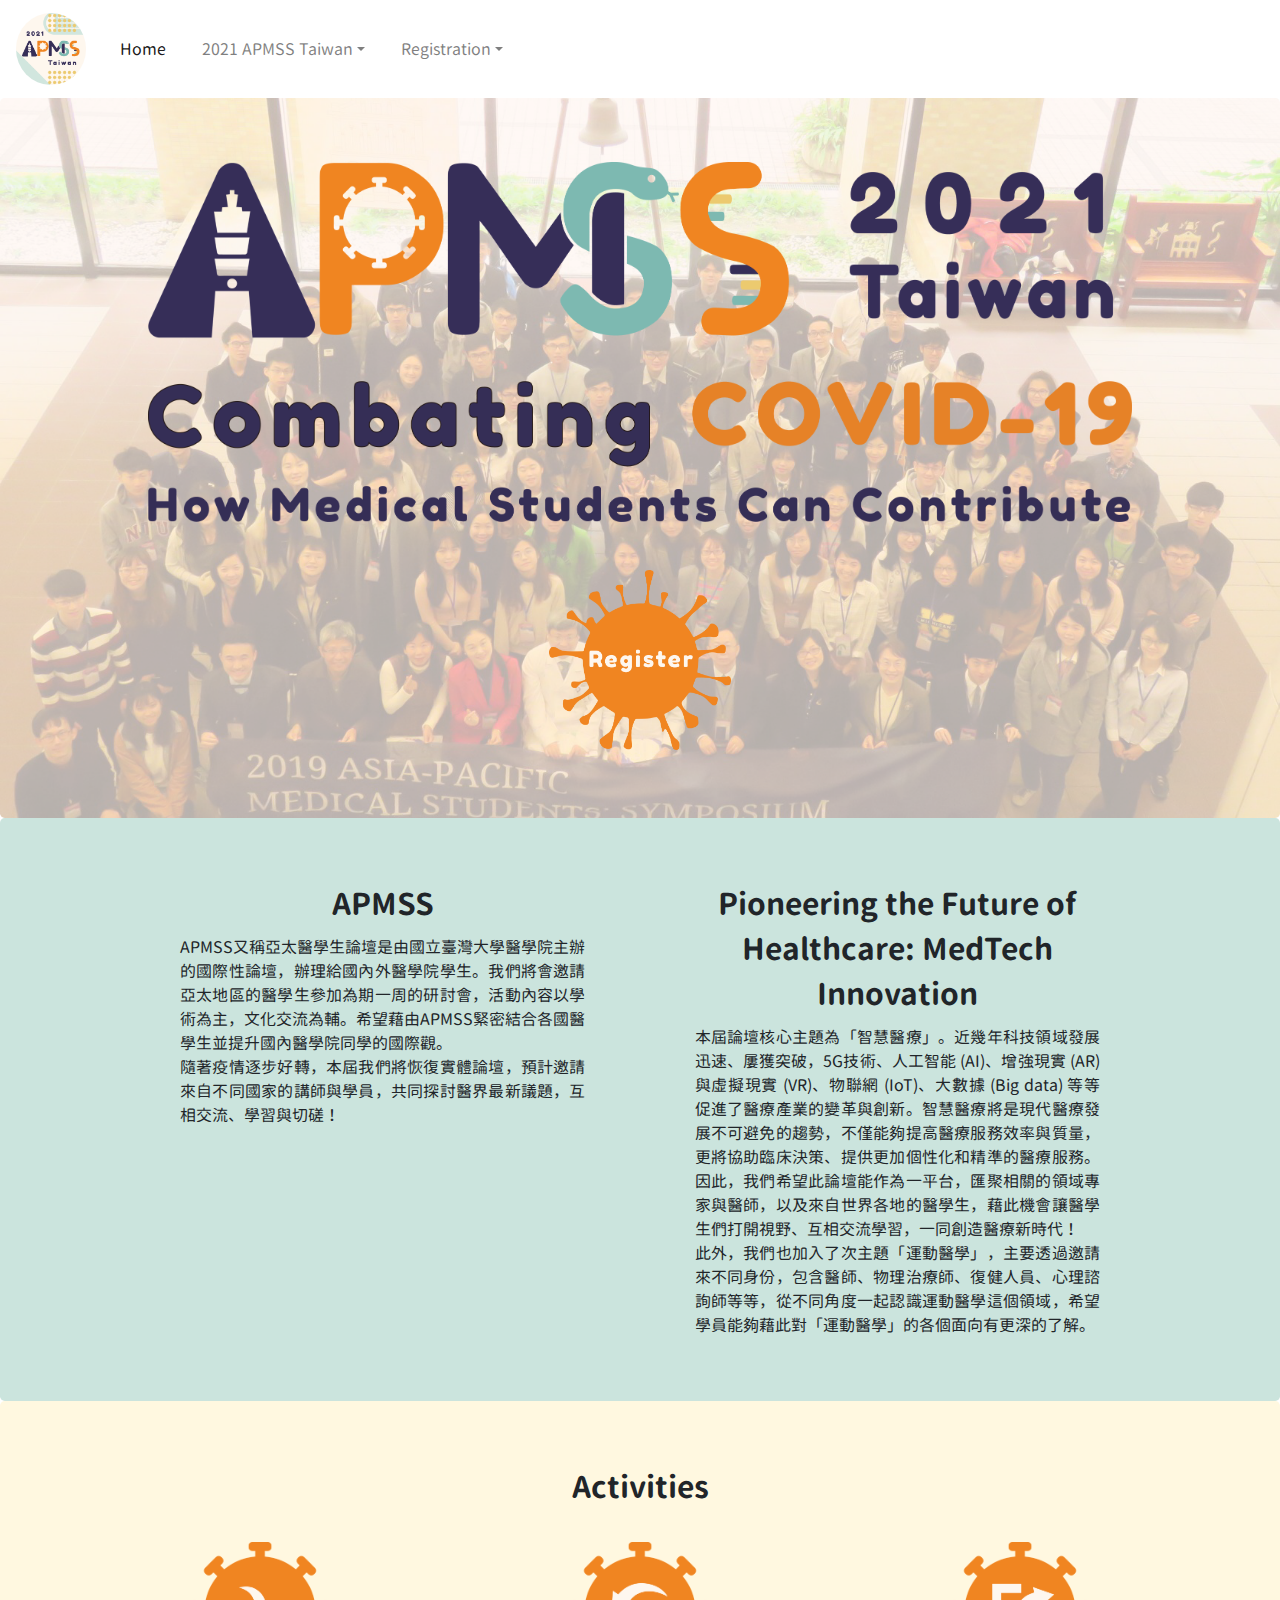
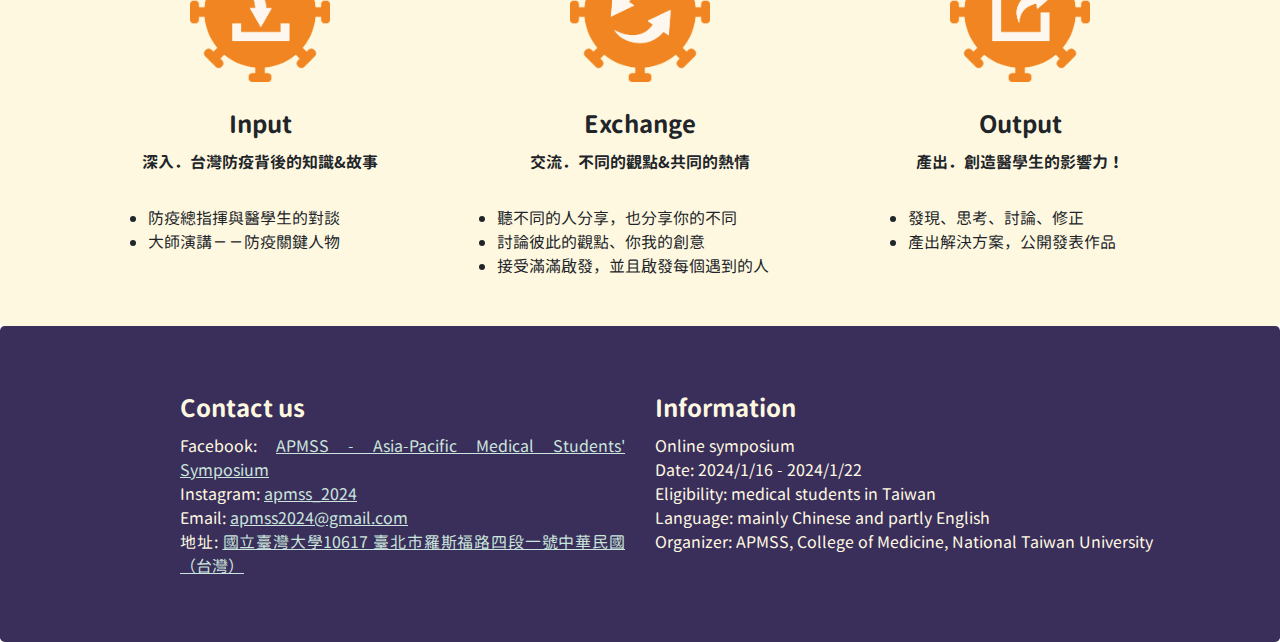
<file: index.html>
<!DOCTYPE html>
<html lang="zh-TW">
<head>
	<meta charset="UTF-8">
	<meta name="viewport" content="width=device-width, initial-scale=1, shrink-to-fit=no"> <!--enable responsive viewpoint (for mobile devices)-->
	<link rel="stylesheet" href="https://stackpath.bootstrapcdn.com/bootstrap/4.5.2/css/bootstrap.min.css" integrity="sha384-JcKb8q3iqJ61gNV9KGb8thSsNjpSL0n8PARn9HuZOnIxN0hoP+VmmDGMN5t9UJ0Z" crossorigin="anonymous"> <!--Bootstrap CSS-->
	<link href="https://fonts.googleapis.com/css2?family=Noto+Sans+TC&display=swap" rel="stylesheet"> <!--Font: Noto Sans TC-->
	<link rel="stylesheet" href="style.css"> <!--customed CSS-->
	<script src="https://code.jquery.com/jquery-3.5.1.slim.min.js" integrity="sha384-DfXdz2htPH0lsSSs5nCTpuj/zy4C+OGpamoFVy38MVBnE+IbbVYUew+OrCXaRkfj" crossorigin="anonymous"></script> <!--Bootstrap JS-->
	<script src="https://cdn.jsdelivr.net/npm/popper.js@1.16.1/dist/umd/popper.min.js" integrity="sha384-9/reFTGAW83EW2RDu2S0VKaIzap3H66lZH81PoYlFhbGU+6BZp6G7niu735Sk7lN" crossorigin="anonymous"></script> <!--Bootstrap JS-->
	<script src="https://stackpath.bootstrapcdn.com/bootstrap/4.5.2/js/bootstrap.min.js" integrity="sha384-B4gt1jrGC7Jh4AgTPSdUtOBvfO8shuf57BaghqFfPlYxofvL8/KUEfYiJOMMV+rV" crossorigin="anonymous"></script> <!--Bootstrap JS-->
	<title>APMSS</title>
</head>
<body>
	<header id="navbar">
		<nav class="navbar navbar-expand-lg navbar-light">
		  <a class="navbar-brand" href="index.html">
		  	<img src="img/logo.png">
		  </a>
		  <button class="navbar-toggler" type="button" data-toggle="collapse" data-target="#navbarSupportedContent" aria-controls="navbarSupportedContent" aria-expanded="false" aria-label="Toggle navigation">
		    <span class="navbar-toggler-icon"></span>
		  </button>

		  <div class="collapse navbar-collapse" id="navbarSupportedContent">
		    <ul class="navbar-nav mr-auto">
		      <li class="nav-item active">
		        <a class="nav-link" href="index.html">Home<span class="sr-only">(current)</span></a>
		      </li>
		      <li class="nav-item dropdown">
		        <a class="nav-link dropdown-toggle" href="#" id="navbarDropdown" role="button" data-toggle="dropdown" aria-haspopup="true" aria-expanded="false">2021 APMSS Taiwan</a>
		        <div class="dropdown-menu" aria-labelledby="navbarDropdown">
		          <a class="dropdown-item" href="theme.html">Theme</a>
		          <a class="dropdown-item" href="agenda.html">Agenda</a>
		          <a class="dropdown-item" href="speakers.html">Speakers</a>
		          <a class="dropdown-item" href="competition.html">Competition</a>
		        </div>
		      </li>
		      <li class="nav-item dropdown">
		        <a class="nav-link dropdown-toggle" href="#" id="navbarDropdown" role="button" data-toggle="dropdown" aria-haspopup="true" aria-expanded="false">Registration</a>
		        <div class="dropdown-menu" aria-labelledby="navbarDropdown">
		          <a class="dropdown-item" href="information.html">Information</a>
		          <a class="dropdown-item" href="selection.html">Selection</a>
		          <a class="dropdown-item" href="faq.html">FAQ</a>
		          <div class="dropdown-divider"></div>
		          <a class="dropdown-item" href="form.html">Form</a> 
		        </div>
		      </li>
		      <!-- <li class="nav-item">
		        <a class="nav-link" href="#">Past APMSS</a>
		      </li> -->
		    </ul>
		  </div>
		</nav>
	</header>

	<section id="intro">
		<div class="jumbotron">
			<div class="container">
				<div class="row">
					<div class="col-md-12 text-center">
						<img id="img1" src="img/background.png"><br><br>
						<a href="information.html"><img id="img2" src="img/register.png"></a>
					</div>
				</div>
			</div>
		</div>
	</section>

	<section id="topic">
		<div class="jumbotron">
			<div class="container">
				<div class="row">
					<div class="col-md-5 offset-md-1">
						<div class="row">
							<div class="col-md-11 text-center">
								<h1>APMSS</h1>
							</div>
						</div>
						<div class="row">
							<div class="col-md-11">
								<p>APMSS又稱亞太醫學生論壇是由國立臺灣大學醫學院主辦的國際性論壇，辦理給國內外醫學院學生。我們將會邀請亞太地區的醫學生參加為期一周的研討會，活動內容以學術為主，文化交流為輔。希望藉由APMSS緊密結合各國醫學生並提升國內醫學院同學的國際觀。<br>隨著疫情逐步好轉，本屆我們將恢復實體論壇，預計邀請來自不同國家的講師與學員，共同探討醫界最新議題，互相交流、學習與切磋！</p><br><br>
							</div>
						</div>
					</div>
					<div class="col-md-5">
						<div class="row">
							<div class="col-md-11 offset-md-1 text-center">
								<h1>Pioneering the Future of Healthcare: MedTech Innovation</h1>
							</div>
						</div>
						<div class="row">
							<div class="col-md-11 offset-md-1">
								<p>本屆論壇核心主題為「智慧醫療」。近幾年科技領域發展迅速、屢獲突破，5G技術、人工智能 (AI)、增強現實 (AR) 與虛擬現實 (VR)、物聯網 (IoT)、大數據 (Big data) 等等促進了醫療產業的變革與創新。智慧醫療將是現代醫療發展不可避免的趨勢，不僅能夠提高醫療服務效率與質量，更將協助臨床決策、提供更加個性化和精準的醫療服務。因此，我們希望此論壇能作為一平台，匯聚相關的領域專家與醫師，以及來自世界各地的醫學生，藉此機會讓醫學生們打開視野、互相交流學習，一同創造醫療新時代！<br>此外，我們也加入了次主題「運動醫學」，主要透過邀請來不同身份，包含醫師、物理治療師、復健人員、心理諮詢師等等，從不同角度一起認識運動醫學這個領域，希望學員能夠藉此對「運動醫學」的各個面向有更深的了解。</p><br><br>
							</div>
						</div>
					</div>
				</div>
			</div>
		</div>
	</section>
		
	<section id="activity">
		<div class="jumbotron">
			<div class="container">
				<div class="row">
					<div class="col-md-12 text-center">
						<h1>Activities</h1><br>
					</div>
				</div>
				<div class="row">
					<div class="col-md-4">
						<div class="row">
							<div class="col-md-12 text-center">
								<img src="img/input.png"><br>
								<h4>Input</h4>
								<h6>深入．台灣防疫背後的知識&故事</h6><br>
							</div>
						</div>
						<div class="row">
							<div class="col-md-10 offset-md-2">
								<li>防疫總指揮與醫學生的對談</li>
								<li>大師演講－－防疫關鍵人物</li><br><br>
							</div>
						</div>
					</div>
					<div class="col-md-4">
						<div class="row">
							<div class="col-md-12 text-center">
								<img src="img/exchange.png"><br>
								<h4>Exchange</h4>
								<h6>交流．不同的觀點&共同的熱情</h6><br>
							</div>
						</div>
						<div class="row">
							<div class="col-md-11 offset-md-1">
								<li>聽不同的人分享，也分享你的不同</li>
								<li>討論彼此的觀點、你我的創意</li>
								<li>接受滿滿啟發，並且啟發每個遇到的人</li><br><br>
							</div>
						</div>
					</div>
					<div class="col-md-4">
						<div class="row">
							<div class="col-md-12 text-center">
								<img src="img/output.png"><br>
								<h4>Output</h4>
								<h6>產出．創造醫學生的影響力！</h6><br>
							</div>
						</div>
						<div class="row">
							<div class="col-md-10 offset-md-2">
								<li>發現、思考、討論、修正</li>
								<li>產出解決方案，公開發表作品</li><br><br>
							</div>
						</div>
					</div>
				</div>
			</div>
		</div>
	</section>
	
	<footer>
		<section id="end">
			<div class="jumbotron">
				<div class="container">
					<div class="row">
						<div class="col-md-5 offset-md-1 text-left">
							<h4>Contact us</h4>
							<p>Facebook: <a href="https://www.facebook.com/APMSS/">APMSS - Asia-Pacific Medical Students' Symposium</a><br>
							Instagram: <a href="instagram.com/apmss_2024">apmss_2024</a><br>
							Email: <a href="mailto: apmss2024@gmail.com">apmss2024@gmail.com</a><br>
							地址: <a href="https://www.google.com.tw/maps/place/%E5%9C%8B%E7%AB%8B%E8%87%BA%E7%81%A3%E5%A4%A7%E5%AD%B8/@25.0173453,121.5371769,17z/data=!3m1!4b1!4m6!3m5!1s0x3442a989fe322ea9:0x21750404ee1d7f66!8m2!3d25.0173405!4d121.5397518!16zL20vMDFjc3Fn?entry=ttu">國立臺灣大學10617 臺北市羅斯福路四段一號中華民國（台灣）</a></p><br><br>
						</div>
						<div class="col-md-6 text-left">
							<h4>Information</h4>
							<p>Online symposium<br>
							Date: 2024/1/16 - 2024/1/22<br>
							Eligibility: medical students in Taiwan<br>
							Language: mainly Chinese and partly English<br>
							Organizer: APMSS, College of Medicine, National Taiwan University</p><br><br>
						</div>
					</div>
				</div>
			</div>
		</section>
	</footer>
</body>
</html>
</file>
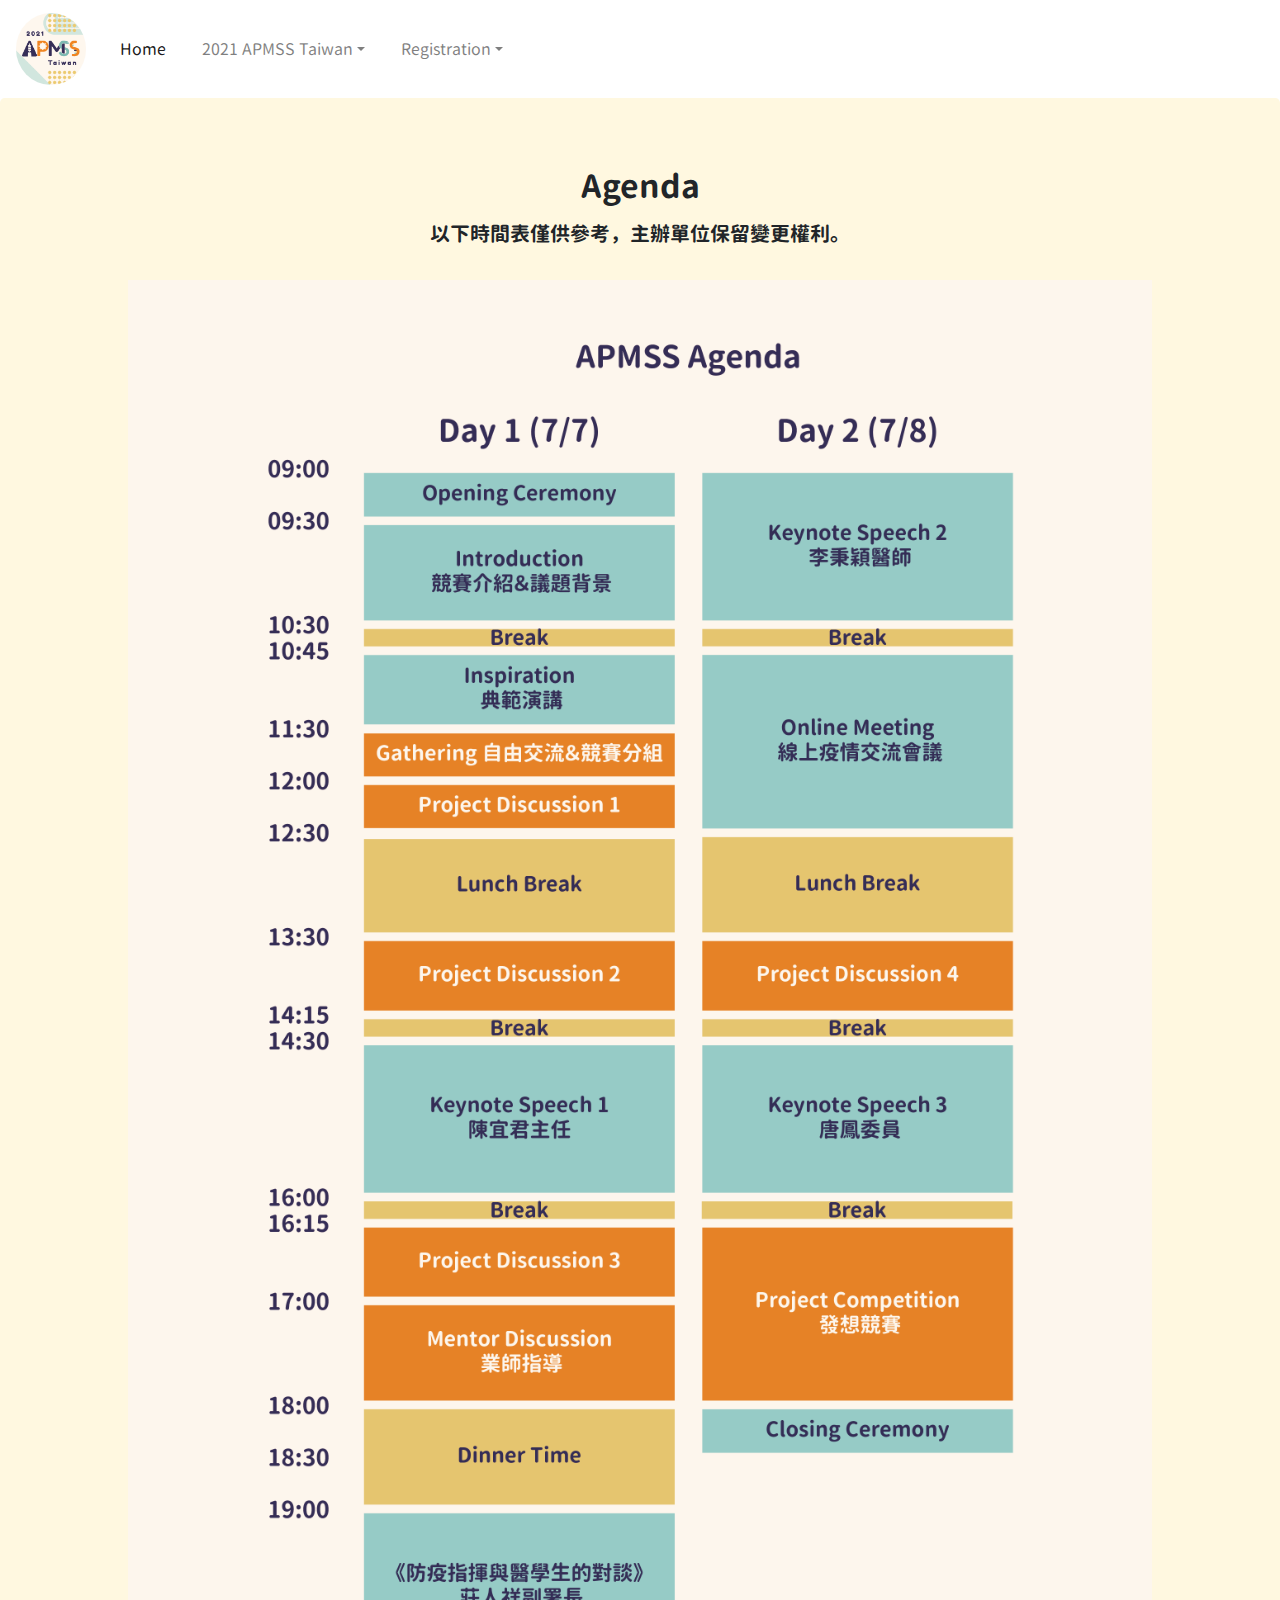
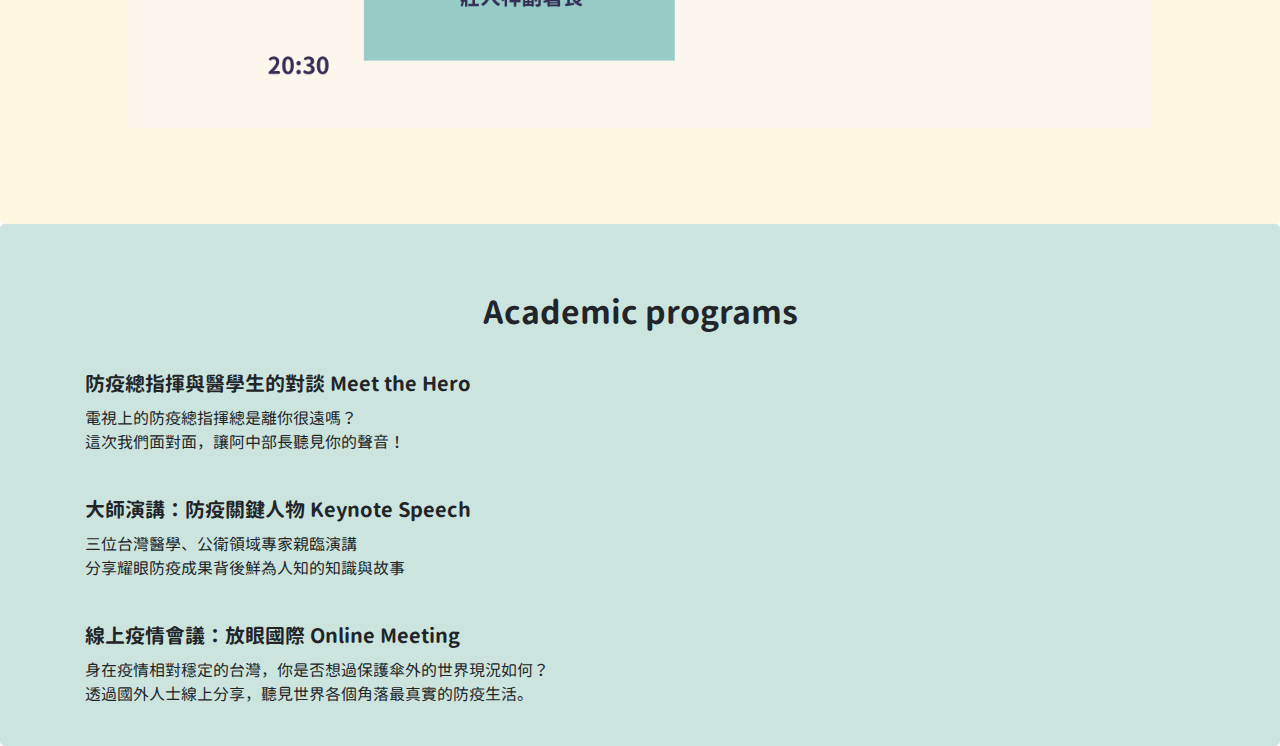
<file: agenda.html>
<!DOCTYPE html>
<html lang="zh-TW">
<head>
	<meta charset="UTF-8">
	<meta name="viewport" content="width=device-width, initial-scale=1, shrink-to-fit=no"> <!--enable responsive viewpoint (for mobile devices)-->
	<link rel="stylesheet" href="https://stackpath.bootstrapcdn.com/bootstrap/4.5.2/css/bootstrap.min.css" integrity="sha384-JcKb8q3iqJ61gNV9KGb8thSsNjpSL0n8PARn9HuZOnIxN0hoP+VmmDGMN5t9UJ0Z" crossorigin="anonymous"> <!--Bootstrap CSS-->
	<link href="https://fonts.googleapis.com/css2?family=Noto+Sans+TC&display=swap" rel="stylesheet"> <!--Font: Noto Sans TC-->
	<link rel="stylesheet" href="style.css"> <!--customed CSS-->
	<script src="https://code.jquery.com/jquery-3.5.1.slim.min.js" integrity="sha384-DfXdz2htPH0lsSSs5nCTpuj/zy4C+OGpamoFVy38MVBnE+IbbVYUew+OrCXaRkfj" crossorigin="anonymous"></script> <!--Bootstrap JS-->
	<script src="https://cdn.jsdelivr.net/npm/popper.js@1.16.1/dist/umd/popper.min.js" integrity="sha384-9/reFTGAW83EW2RDu2S0VKaIzap3H66lZH81PoYlFhbGU+6BZp6G7niu735Sk7lN" crossorigin="anonymous"></script> <!--Bootstrap JS-->
	<script src="https://stackpath.bootstrapcdn.com/bootstrap/4.5.2/js/bootstrap.min.js" integrity="sha384-B4gt1jrGC7Jh4AgTPSdUtOBvfO8shuf57BaghqFfPlYxofvL8/KUEfYiJOMMV+rV" crossorigin="anonymous"></script> <!--Bootstrap JS-->
	<title>APMSS</title>
</head>
<body>
	<header id="navbar">
		<nav class="navbar navbar-expand-lg navbar-light">
		  <a class="navbar-brand" href="index.html">
		  	<img src="img/logo.png">
		  </a>
		  <button class="navbar-toggler" type="button" data-toggle="collapse" data-target="#navbarSupportedContent" aria-controls="navbarSupportedContent" aria-expanded="false" aria-label="Toggle navigation">
		    <span class="navbar-toggler-icon"></span>
		  </button>

		  <div class="collapse navbar-collapse" id="navbarSupportedContent">
		    <ul class="navbar-nav mr-auto">
		      <li class="nav-item active">
		        <a class="nav-link" href="index.html">Home<span class="sr-only">(current)</span></a>
		      </li>
		      <li class="nav-item dropdown">
		        <a class="nav-link dropdown-toggle" href="#" id="navbarDropdown" role="button" data-toggle="dropdown" aria-haspopup="true" aria-expanded="false">2021 APMSS Taiwan</a>
		        <div class="dropdown-menu" aria-labelledby="navbarDropdown">
		          <a class="dropdown-item" href="theme.html">Theme</a>
		          <a class="dropdown-item" href="agenda.html">Agenda</a>
		          <a class="dropdown-item" href="speakers.html">Speakers</a>
		          <a class="dropdown-item" href="competition.html">Competition</a>
		        </div>
		      </li>
		      <li class="nav-item dropdown">
		        <a class="nav-link dropdown-toggle" href="#" id="navbarDropdown" role="button" data-toggle="dropdown" aria-haspopup="true" aria-expanded="false">Registration</a>
		        <div class="dropdown-menu" aria-labelledby="navbarDropdown">
		          <a class="dropdown-item" href="information.html">Information</a>
		          <a class="dropdown-item" href="selection.html">Selection</a>
		          <a class="dropdown-item" href="faq.html">FAQ</a>
		          <div class="dropdown-divider"></div>
		          <a class="dropdown-item" href="form.html">Form</a> 
		        </div>
		      </li>
		      <!-- <li class="nav-item">
		        <a class="nav-link" href="#">Past APMSS</a>
		      </li> -->
		    </ul>
		  </div>
		</nav>
	</header>
	
	<section id="agenda">
		<div class="jumbotron">
			<div class="container">
				<div class="row">
					<div class="col-md-12 text-center">
						<h2>Agenda</h2>
						<h5>以下時間表僅供參考，主辦單位保留變更權利。</h5><br>
					</div>
				</div>
				<div class="row">
					<div class="col-md-12 text-center">
						<img id="img3" src="img/agenda.png"><br>
					</div>
				</div>
				<div class="row">
					<br><br><br>
				</div>
			</div>
		</div>
	</section>

	<section id="activities">
		<div class="jumbotron">
			<div class="container">
				<div class="row">
					<div class="col-md-12 text-center">
						<h2>Academic programs</h2><br>
					</div>
					<div class="col-md-12 text-left">
						<h5>防疫總指揮與醫學生的對談 Meet the Hero</h5>
						<p>電視上的防疫總指揮總是離你很遠嗎？<br>
						這次我們面對面，讓阿中部長聽見你的聲音！</P><br>

						<h5>大師演講：防疫關鍵人物 Keynote Speech</h5>
						<p>三位台灣醫學、公衛領域專家親臨演講<br>
						分享耀眼防疫成果背後鮮為人知的知識與故事</p><br>

						<h5>線上疫情會議：放眼國際 Online Meeting</h5>
						<p>身在疫情相對穩定的台灣，你是否想過保護傘外的世界現況如何？<br>
						透過國外人士線上分享，聽見世界各個角落最真實的防疫生活。</p><br>
					</div>
				</div>
			</div>
		</div>
	</section>
</body>
</html>
</file>
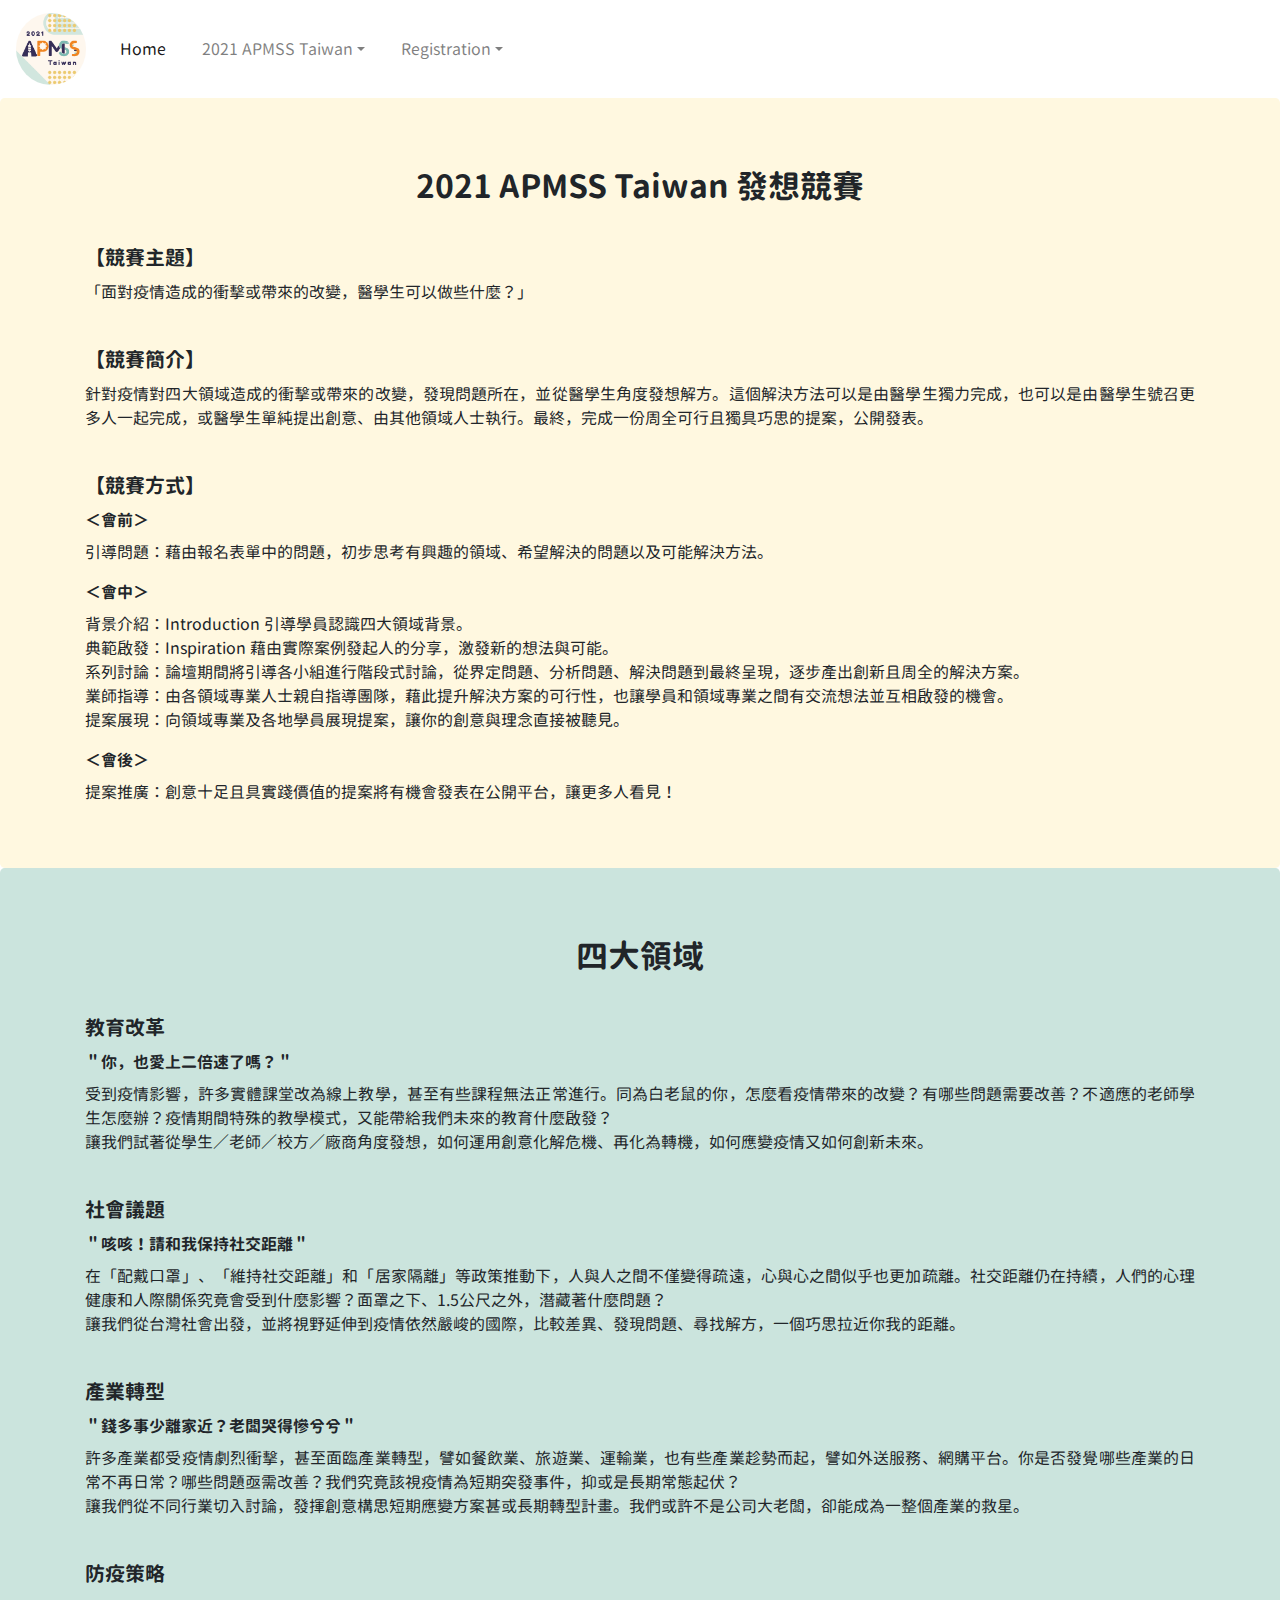
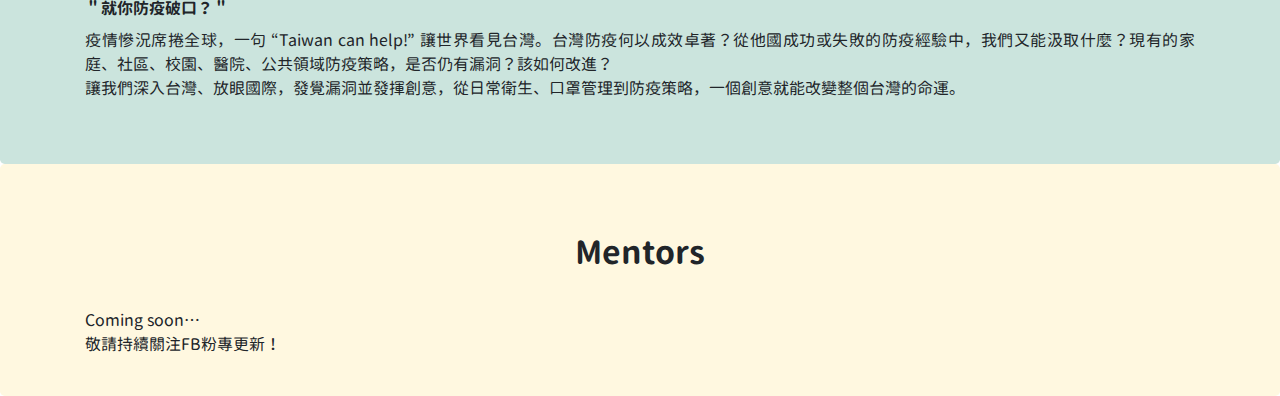
<file: competition.html>
<!DOCTYPE html>
<html lang="zh-TW">
<head>
	<meta charset="UTF-8">
	<meta name="viewport" content="width=device-width, initial-scale=1, shrink-to-fit=no"> <!--enable responsive viewpoint (for mobile devices)-->
	<link rel="stylesheet" href="https://stackpath.bootstrapcdn.com/bootstrap/4.5.2/css/bootstrap.min.css" integrity="sha384-JcKb8q3iqJ61gNV9KGb8thSsNjpSL0n8PARn9HuZOnIxN0hoP+VmmDGMN5t9UJ0Z" crossorigin="anonymous"> <!--Bootstrap CSS-->
	<link href="https://fonts.googleapis.com/css2?family=Noto+Sans+TC&display=swap" rel="stylesheet"> <!--Font: Noto Sans TC-->
	<link rel="stylesheet" href="style.css"> <!--customed CSS-->
	<script src="https://code.jquery.com/jquery-3.5.1.slim.min.js" integrity="sha384-DfXdz2htPH0lsSSs5nCTpuj/zy4C+OGpamoFVy38MVBnE+IbbVYUew+OrCXaRkfj" crossorigin="anonymous"></script> <!--Bootstrap JS-->
	<script src="https://cdn.jsdelivr.net/npm/popper.js@1.16.1/dist/umd/popper.min.js" integrity="sha384-9/reFTGAW83EW2RDu2S0VKaIzap3H66lZH81PoYlFhbGU+6BZp6G7niu735Sk7lN" crossorigin="anonymous"></script> <!--Bootstrap JS-->
	<script src="https://stackpath.bootstrapcdn.com/bootstrap/4.5.2/js/bootstrap.min.js" integrity="sha384-B4gt1jrGC7Jh4AgTPSdUtOBvfO8shuf57BaghqFfPlYxofvL8/KUEfYiJOMMV+rV" crossorigin="anonymous"></script> <!--Bootstrap JS-->
	<title>APMSS</title>
</head>
<body>
	<header id="navbar">
		<nav class="navbar navbar-expand-lg navbar-light">
		  <a class="navbar-brand" href="index.html">
		  	<img src="img/logo.png">
		  </a>
		  <button class="navbar-toggler" type="button" data-toggle="collapse" data-target="#navbarSupportedContent" aria-controls="navbarSupportedContent" aria-expanded="false" aria-label="Toggle navigation">
		    <span class="navbar-toggler-icon"></span>
		  </button>

		  <div class="collapse navbar-collapse" id="navbarSupportedContent">
		    <ul class="navbar-nav mr-auto">
		      <li class="nav-item active">
		        <a class="nav-link" href="index.html">Home<span class="sr-only">(current)</span></a>
		      </li>
		      <li class="nav-item dropdown">
		        <a class="nav-link dropdown-toggle" href="#" id="navbarDropdown" role="button" data-toggle="dropdown" aria-haspopup="true" aria-expanded="false">2021 APMSS Taiwan</a>
		        <div class="dropdown-menu" aria-labelledby="navbarDropdown">
		          <a class="dropdown-item" href="theme.html">Theme</a>
		          <a class="dropdown-item" href="agenda.html">Agenda</a>
		          <a class="dropdown-item" href="speakers.html">Speakers</a>
		          <a class="dropdown-item" href="competition.html">Competition</a>
		        </div>
		      </li>
		      <li class="nav-item dropdown">
		        <a class="nav-link dropdown-toggle" href="#" id="navbarDropdown" role="button" data-toggle="dropdown" aria-haspopup="true" aria-expanded="false">Registration</a>
		        <div class="dropdown-menu" aria-labelledby="navbarDropdown">
		          <a class="dropdown-item" href="information.html">Information</a>
		          <a class="dropdown-item" href="selection.html">Selection</a>
		          <a class="dropdown-item" href="faq.html">FAQ</a>
		          <div class="dropdown-divider"></div>
		          <a class="dropdown-item" href="form.html">Form</a> 
		        </div>
		      </li>
		      <!-- <li class="nav-item">
		        <a class="nav-link" href="#">Past APMSS</a>
		      </li> -->
		    </ul>
		  </div>
		</nav>
	</header>
	
	<section id="competition">
		<div class="jumbotron">
			<div class="container">
				<div class="row">
					<div class="col-md-12 text-center">
						<h2>2021 APMSS Taiwan 發想競賽</h2><br>
					</div>
					<div class="col-md-12 text-left">
						<h5>【競賽主題】</h5>
						<p>「面對疫情造成的衝擊或帶來的改變，醫學生可以做些什麼？」</p><br>

						<h5>【競賽簡介】</h5>
						<p>針對疫情對四大領域造成的衝擊或帶來的改變，發現問題所在，並從醫學生角度發想解方。這個解決方法可以是由醫學生獨力完成，也可以是由醫學生號召更多人一起完成，或醫學生單純提出創意、由其他領域人士執行。最終，完成一份周全可行且獨具巧思的提案，公開發表。</p><br>

						<h5>【競賽方式】</h5>
						<h6>＜會前＞</h6>
						<p>引導問題：藉由報名表單中的問題，初步思考有興趣的領域、希望解決的問題以及可能解決方法。</p>
						<h6>＜會中＞</h6>
						<p>背景介紹：Introduction 引導學員認識四大領域背景。<br>
						典範啟發：Inspiration 藉由實際案例發起人的分享，激發新的想法與可能。<br>
						系列討論：論壇期間將引導各小組進行階段式討論，從界定問題、分析問題、解決問題到最終呈現，逐步產出創新且周全的解決方案。<br>
						業師指導：由各領域專業人士親自指導團隊，藉此提升解決方案的可行性，也讓學員和領域專業之間有交流想法並互相啟發的機會。<br>
						提案展現：向領域專業及各地學員展現提案，讓你的創意與理念直接被聽見。</p>
						<h6>＜會後＞</h6>
						<p>提案推廣：創意十足且具實踐價值的提案將有機會發表在公開平台，讓更多人看見！</p><br><br>
					</div>
				</div>
			</div>
		</div>
	</section>

	<section id="topics">
		<div class="jumbotron">
			<div class="container">
				<div class="row">
					<div class="col-md-12 text-center">
						<h2>四大領域</h2><br>
					</div>
					<div class="col-md-12 text-left">
						<h5>教育改革</h5>
						<h6>＂你，也愛上二倍速了嗎？＂</h6>
						<p>受到疫情影響，許多實體課堂改為線上教學，甚至有些課程無法正常進行。同為白老鼠的你，怎麼看疫情帶來的改變？有哪些問題需要改善？不適應的老師學生怎麼辦？疫情期間特殊的教學模式，又能帶給我們未來的教育什麼啟發？<br>
						讓我們試著從學生／老師／校方／廠商角度發想，如何運用創意化解危機、再化為轉機，如何應變疫情又如何創新未來。</p><br>
						
						<h5>社會議題</h5>
						<h6>＂咳咳！請和我保持社交距離＂</h6>
						<p>在「配戴口罩」、「維持社交距離」和「居家隔離」等政策推動下，人與人之間不僅變得疏遠，心與心之間似乎也更加疏離。社交距離仍在持續，人們的心理健康和人際關係究竟會受到什麼影響？面罩之下、1.5公尺之外，潛藏著什麼問題？<br>
						讓我們從台灣社會出發，並將視野延伸到疫情依然嚴峻的國際，比較差異、發現問題、尋找解方，一個巧思拉近你我的距離。</p><br>
						
						<h5>產業轉型</h5>
						<h6>＂錢多事少離家近？老闆哭得慘兮兮＂</h6>
						<p>許多產業都受疫情劇烈衝擊，甚至面臨產業轉型，譬如餐飲業、旅遊業、運輸業，也有些產業趁勢而起，譬如外送服務、網購平台。你是否發覺哪些產業的日常不再日常？哪些問題亟需改善？我們究竟該視疫情為短期突發事件，抑或是長期常態起伏？<br>
						讓我們從不同行業切入討論，發揮創意構思短期應變方案甚或長期轉型計畫。我們或許不是公司大老闆，卻能成為一整個產業的救星。</p><br>

						<h5>防疫策略</h5>
						<h6>＂就你防疫破口？＂</h6>
						<p>疫情慘況席捲全球，一句 “Taiwan can help!” 讓世界看見台灣。台灣防疫何以成效卓著？從他國成功或失敗的防疫經驗中，我們又能汲取什麼？現有的家庭、社區、校園、醫院、公共領域防疫策略，是否仍有漏洞？該如何改進？<br>
						讓我們深入台灣、放眼國際，發覺漏洞並發揮創意，從日常衛生、口罩管理到防疫策略，一個創意就能改變整個台灣的命運。</p><br><br>
					</div>
				</div>
			</div>
		</div>
	</section>

	<section id="mentors">
		<div class="jumbotron">
			<div class="container">
				<div class="row">
					<div class="col-md-12 text-center">
						<h2>Mentors</h2><br>
						<p>Coming soon…<br>
						敬請持續關注FB粉專更新！</p><br>
					</div>
				</div>
			</div>
		</div>
	</section>
</body>
</html>
</file>
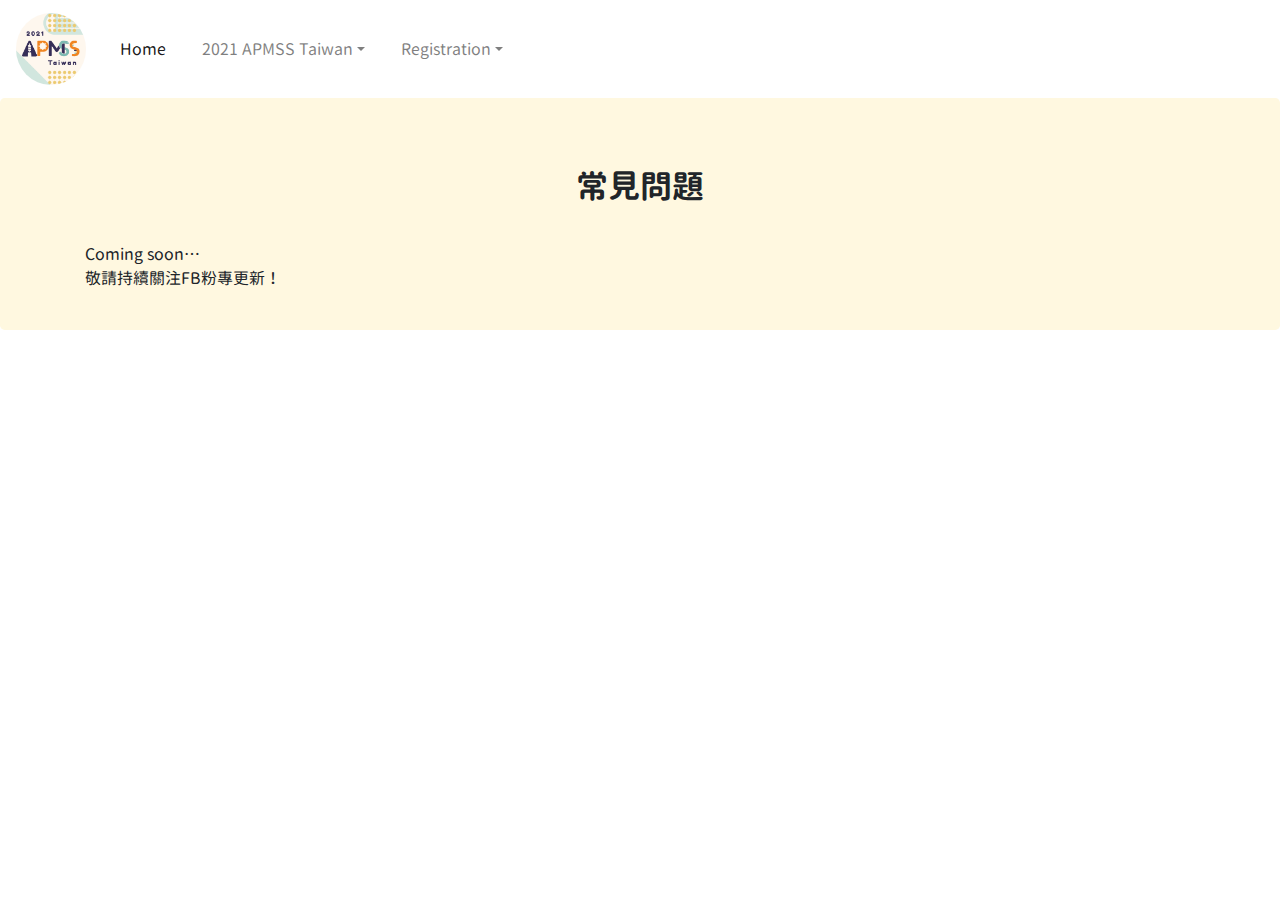
<file: faq.html>
<!DOCTYPE html>
<html lang="zh-TW">
<head>
	<meta charset="UTF-8">
	<meta name="viewport" content="width=device-width, initial-scale=1, shrink-to-fit=no"> <!--enable responsive viewpoint (for mobile devices)-->
	<link rel="stylesheet" href="https://stackpath.bootstrapcdn.com/bootstrap/4.5.2/css/bootstrap.min.css" integrity="sha384-JcKb8q3iqJ61gNV9KGb8thSsNjpSL0n8PARn9HuZOnIxN0hoP+VmmDGMN5t9UJ0Z" crossorigin="anonymous"> <!--Bootstrap CSS-->
	<link href="https://fonts.googleapis.com/css2?family=Noto+Sans+TC&display=swap" rel="stylesheet"> <!--Font: Noto Sans TC-->
	<link rel="stylesheet" href="style.css"> <!--customed CSS-->
	<script src="https://code.jquery.com/jquery-3.5.1.slim.min.js" integrity="sha384-DfXdz2htPH0lsSSs5nCTpuj/zy4C+OGpamoFVy38MVBnE+IbbVYUew+OrCXaRkfj" crossorigin="anonymous"></script> <!--Bootstrap JS-->
	<script src="https://cdn.jsdelivr.net/npm/popper.js@1.16.1/dist/umd/popper.min.js" integrity="sha384-9/reFTGAW83EW2RDu2S0VKaIzap3H66lZH81PoYlFhbGU+6BZp6G7niu735Sk7lN" crossorigin="anonymous"></script> <!--Bootstrap JS-->
	<script src="https://stackpath.bootstrapcdn.com/bootstrap/4.5.2/js/bootstrap.min.js" integrity="sha384-B4gt1jrGC7Jh4AgTPSdUtOBvfO8shuf57BaghqFfPlYxofvL8/KUEfYiJOMMV+rV" crossorigin="anonymous"></script> <!--Bootstrap JS-->
	<title>APMSS</title>
</head>
<body>
	<header id="navbar">
		<nav class="navbar navbar-expand-lg navbar-light">
		  <a class="navbar-brand" href="#">
		  	<img src="img/logo.png">
		  </a>
		  <button class="navbar-toggler" type="button" data-toggle="collapse" data-target="#navbarSupportedContent" aria-controls="navbarSupportedContent" aria-expanded="false" aria-label="Toggle navigation">
		    <span class="navbar-toggler-icon"></span>
		  </button>

		  <div class="collapse navbar-collapse" id="navbarSupportedContent">
		    <ul class="navbar-nav mr-auto">
		      <li class="nav-item active">
		        <a class="nav-link" href="index.html">Home<span class="sr-only">(current)</span></a>
		      </li>
		      <li class="nav-item dropdown">
		        <a class="nav-link dropdown-toggle" href="#" id="navbarDropdown" role="button" data-toggle="dropdown" aria-haspopup="true" aria-expanded="false">2021 APMSS Taiwan</a>
		        <div class="dropdown-menu" aria-labelledby="navbarDropdown">
		          <a class="dropdown-item" href="theme.html">Theme</a>
		          <a class="dropdown-item" href="agenda.html">Agenda</a>
		          <a class="dropdown-item" href="speakers.html">Speakers</a>
		          <a class="dropdown-item" href="competition.html">Competition</a>
		        </div>
		      </li>
		      <li class="nav-item dropdown">
		        <a class="nav-link dropdown-toggle" href="#" id="navbarDropdown" role="button" data-toggle="dropdown" aria-haspopup="true" aria-expanded="false">Registration</a>
		        <div class="dropdown-menu" aria-labelledby="navbarDropdown">
		          <a class="dropdown-item" href="information.html">Information</a>
		          <a class="dropdown-item" href="selection.html">Selection</a>
		          <a class="dropdown-item" href="faq.html">FAQ</a>
		          <div class="dropdown-divider"></div>
		          <a class="dropdown-item" href="form.html">Form</a> 
		        </div>
		      </li>
		      <!-- <li class="nav-item">
		        <a class="nav-link" href="#">Past APMSS</a>
		      </li> -->
		    </ul>
		  </div>
		</nav>
	</header>
	
	<section id="faq">
		<div class="jumbotron">
			<div class="container">
				<div class="row">
					<div class="col-md-12 text-center">
						<h2>常見問題</h2><br>
						<p>Coming soon…<br>
						敬請持續關注FB粉專更新！</p><br>
					</div>
				</div>
			</div>
		</div>
	</section>
</body>
</html>
</file>
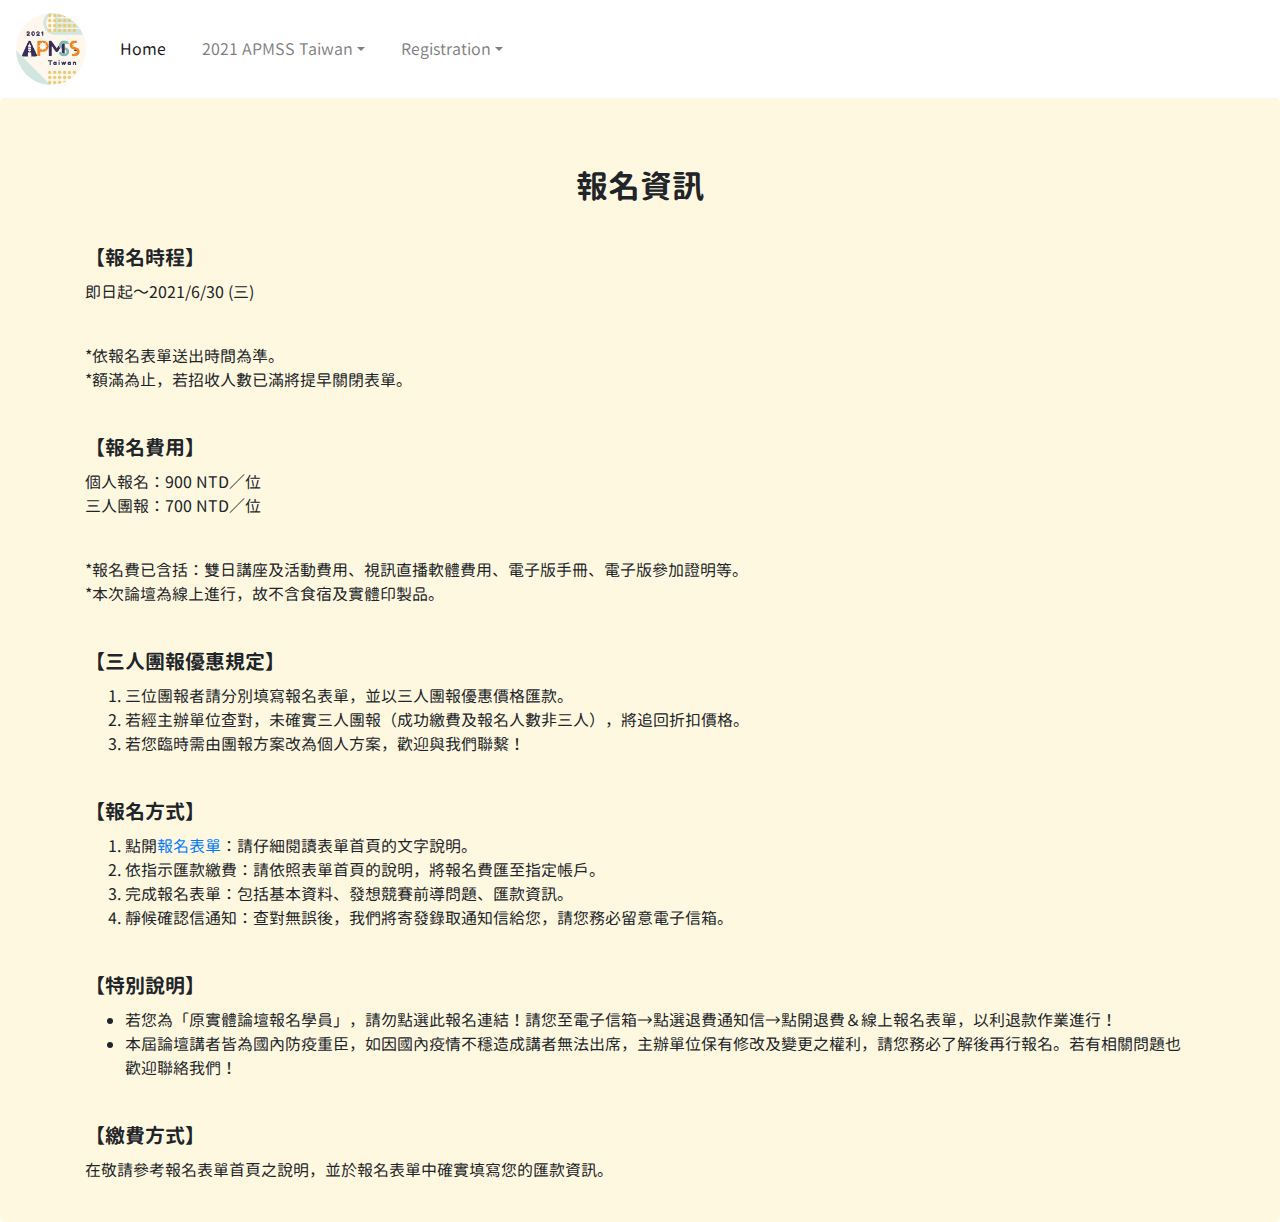
<file: information.html>
<!DOCTYPE html>
<html lang="zh-TW">
<head>
	<meta charset="UTF-8">
	<meta name="viewport" content="width=device-width, initial-scale=1, shrink-to-fit=no"> <!--enable responsive viewpoint (for mobile devices)-->
	<link rel="stylesheet" href="https://stackpath.bootstrapcdn.com/bootstrap/4.5.2/css/bootstrap.min.css" integrity="sha384-JcKb8q3iqJ61gNV9KGb8thSsNjpSL0n8PARn9HuZOnIxN0hoP+VmmDGMN5t9UJ0Z" crossorigin="anonymous"> <!--Bootstrap CSS-->
	<link href="https://fonts.googleapis.com/css2?family=Noto+Sans+TC&display=swap" rel="stylesheet"> <!--Font: Noto Sans TC-->
	<link rel="stylesheet" href="style.css"> <!--customed CSS-->
	<script src="https://code.jquery.com/jquery-3.5.1.slim.min.js" integrity="sha384-DfXdz2htPH0lsSSs5nCTpuj/zy4C+OGpamoFVy38MVBnE+IbbVYUew+OrCXaRkfj" crossorigin="anonymous"></script> <!--Bootstrap JS-->
	<script src="https://cdn.jsdelivr.net/npm/popper.js@1.16.1/dist/umd/popper.min.js" integrity="sha384-9/reFTGAW83EW2RDu2S0VKaIzap3H66lZH81PoYlFhbGU+6BZp6G7niu735Sk7lN" crossorigin="anonymous"></script> <!--Bootstrap JS-->
	<script src="https://stackpath.bootstrapcdn.com/bootstrap/4.5.2/js/bootstrap.min.js" integrity="sha384-B4gt1jrGC7Jh4AgTPSdUtOBvfO8shuf57BaghqFfPlYxofvL8/KUEfYiJOMMV+rV" crossorigin="anonymous"></script> <!--Bootstrap JS-->
	<title>APMSS</title>
</head>
<body>
	<header id="navbar">
		<nav class="navbar navbar-expand-lg navbar-light">
		  <a class="navbar-brand" href="index.html">
		  	<img src="img/logo.png">
		  </a>
		  <button class="navbar-toggler" type="button" data-toggle="collapse" data-target="#navbarSupportedContent" aria-controls="navbarSupportedContent" aria-expanded="false" aria-label="Toggle navigation">
		    <span class="navbar-toggler-icon"></span>
		  </button>

		  <div class="collapse navbar-collapse" id="navbarSupportedContent">
		    <ul class="navbar-nav mr-auto">
		      <li class="nav-item active">
		        <a class="nav-link" href="index.html">Home<span class="sr-only">(current)</span></a>
		      </li>
		      <li class="nav-item dropdown">
		        <a class="nav-link dropdown-toggle" href="#" id="navbarDropdown" role="button" data-toggle="dropdown" aria-haspopup="true" aria-expanded="false">2021 APMSS Taiwan</a>
		        <div class="dropdown-menu" aria-labelledby="navbarDropdown">
		          <a class="dropdown-item" href="theme.html">Theme</a>
		          <a class="dropdown-item" href="agenda.html">Agenda</a>
		          <a class="dropdown-item" href="speakers.html">Speakers</a>
		          <a class="dropdown-item" href="competition.html">Competition</a>
		        </div>
		      </li>
		      <li class="nav-item dropdown">
		        <a class="nav-link dropdown-toggle" href="#" id="navbarDropdown" role="button" data-toggle="dropdown" aria-haspopup="true" aria-expanded="false">Registration</a>
		        <div class="dropdown-menu" aria-labelledby="navbarDropdown">
		          <a class="dropdown-item" href="information.html">Information</a>
		          <a class="dropdown-item" href="selection.html">Selection</a>
		          <a class="dropdown-item" href="faq.html">FAQ</a>
		          <div class="dropdown-divider"></div>
		          <a class="dropdown-item" href="form.html">Form</a> 
		        </div>
		      </li>
		      <!-- <li class="nav-item">
		        <a class="nav-link" href="#">Past APMSS</a>
		      </li> -->
		    </ul>
		  </div>
		</nav>
	</header>
	
	<section id="information">
		<div class="jumbotron">
			<div class="container">
				<div class="row">
					<div class="col-md-12 text-center">
						<h2>報名資訊</h2><br>
					</div>
					<div class="col-md-12 text-left">
						<h5>【報名時程】</h5>
						<p>即日起～2021/6/30 (三)</p><br>
						<p>*依報名表單送出時間為準。<br>
						*額滿為止，若招收人數已滿將提早關閉表單。</p><br>
						
						<h5>【報名費用】</h5>
						<p>個人報名：900 NTD／位<br>
						三人團報：700 NTD／位</p><br>
						<p>*報名費已含括：雙日講座及活動費用、視訊直播軟體費用、電子版手冊、電子版參加證明等。<br>
						*本次論壇為線上進行，故不含食宿及實體印製品。</p><br>

						<h5>【三人團報優惠規定】</h5>
						<ol>
							<li>三位團報者請分別填寫報名表單，並以三人團報優惠價格匯款。</li>
							<li>若經主辦單位查對，未確實三人團報（成功繳費及報名人數非三人），將追回折扣價格。</li>
							<li>若您臨時需由團報方案改為個人方案，歡迎與我們聯繫！</li>
						</ol><br>

						<h5>【報名方式】</h5>
						<ol>
							<li>點開<a href="form.html">報名表單</a>：請仔細閱讀表單首頁的文字說明。</li>
							<li>依指示匯款繳費：請依照表單首頁的說明，將報名費匯至指定帳戶。</li>
							<li>完成報名表單：包括基本資料、發想競賽前導問題、匯款資訊。</li>
							<li>靜候確認信通知：查對無誤後，我們將寄發錄取通知信給您，請您務必留意電子信箱。</li>
						</ol><br>
						
						<h5>【特別說明】</h5>
						<ul>
							<li>若您為「原實體論壇報名學員」，請勿點選此報名連結！請您至電子信箱→點選退費通知信→點開退費＆線上報名表單，以利退款作業進行！</li>
							<li>本屆論壇講者皆為國內防疫重臣，如因國內疫情不穩造成講者無法出席，主辦單位保有修改及變更之權利，請您務必了解後再行報名。若有相關問題也歡迎聯絡我們！</li>
						</ul><br>

						<h5>【繳費方式】</h5>
						<p>在敬請參考報名表單首頁之說明，並於報名表單中確實填寫您的匯款資訊。</p><br>

					</div>
				</div>
			</div>
		</div>
	</section>
</body>
</html>
</file>
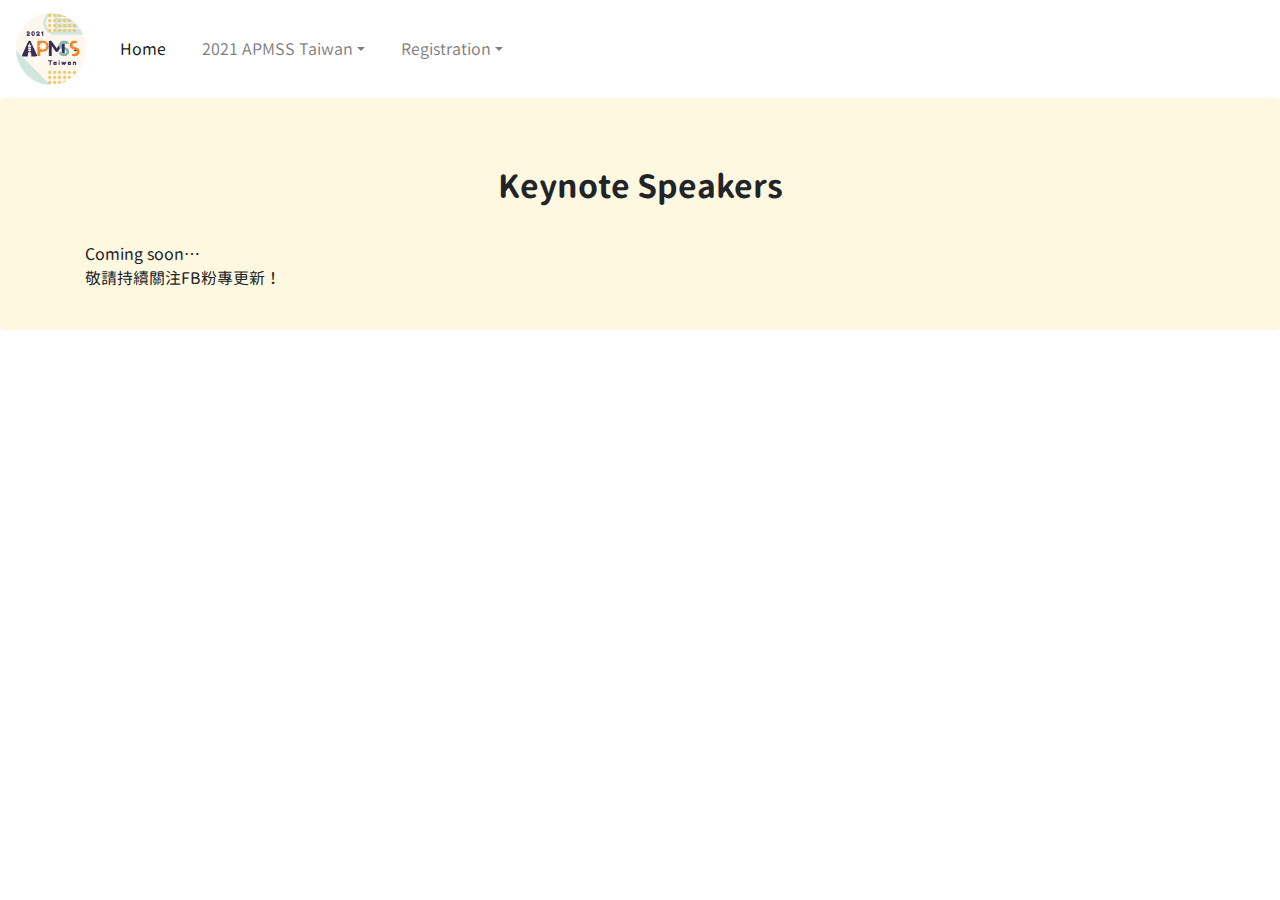
<file: mentors.html>
<!DOCTYPE html>
<html lang="zh-TW">
<head>
	<meta charset="UTF-8">
	<meta name="viewport" content="width=device-width, initial-scale=1, shrink-to-fit=no"> <!--enable responsive viewpoint (for mobile devices)-->
	<link rel="stylesheet" href="https://stackpath.bootstrapcdn.com/bootstrap/4.5.2/css/bootstrap.min.css" integrity="sha384-JcKb8q3iqJ61gNV9KGb8thSsNjpSL0n8PARn9HuZOnIxN0hoP+VmmDGMN5t9UJ0Z" crossorigin="anonymous"> <!--Bootstrap CSS-->
	<link href="https://fonts.googleapis.com/css2?family=Noto+Sans+TC&display=swap" rel="stylesheet"> <!--Font: Noto Sans TC-->
	<link rel="stylesheet" href="style.css"> <!--customed CSS-->
	<script src="https://code.jquery.com/jquery-3.5.1.slim.min.js" integrity="sha384-DfXdz2htPH0lsSSs5nCTpuj/zy4C+OGpamoFVy38MVBnE+IbbVYUew+OrCXaRkfj" crossorigin="anonymous"></script> <!--Bootstrap JS-->
	<script src="https://cdn.jsdelivr.net/npm/popper.js@1.16.1/dist/umd/popper.min.js" integrity="sha384-9/reFTGAW83EW2RDu2S0VKaIzap3H66lZH81PoYlFhbGU+6BZp6G7niu735Sk7lN" crossorigin="anonymous"></script> <!--Bootstrap JS-->
	<script src="https://stackpath.bootstrapcdn.com/bootstrap/4.5.2/js/bootstrap.min.js" integrity="sha384-B4gt1jrGC7Jh4AgTPSdUtOBvfO8shuf57BaghqFfPlYxofvL8/KUEfYiJOMMV+rV" crossorigin="anonymous"></script> <!--Bootstrap JS-->
	<title>APMSS</title>
</head>
<body>
	<header id="navbar">
		<nav class="navbar navbar-expand-lg navbar-light">
		  <a class="navbar-brand" href="#">
		  	<img src="img/logo.png">
		  </a>
		  <button class="navbar-toggler" type="button" data-toggle="collapse" data-target="#navbarSupportedContent" aria-controls="navbarSupportedContent" aria-expanded="false" aria-label="Toggle navigation">
		    <span class="navbar-toggler-icon"></span>
		  </button>

		  <div class="collapse navbar-collapse" id="navbarSupportedContent">
		    <ul class="navbar-nav mr-auto">
		      <li class="nav-item active">
		        <a class="nav-link" href="index.html">Home<span class="sr-only">(current)</span></a>
		      </li>
		      <li class="nav-item dropdown">
		        <a class="nav-link dropdown-toggle" href="#" id="navbarDropdown" role="button" data-toggle="dropdown" aria-haspopup="true" aria-expanded="false">2021 APMSS Taiwan</a>
		        <div class="dropdown-menu" aria-labelledby="navbarDropdown">
		          <a class="dropdown-item" href="theme.html">Theme</a>
		          <a class="dropdown-item" href="agenda.html">Agenda</a>
		          <a class="dropdown-item" href="speakers.html">Speakers</a>
		          <a class="dropdown-item" href="competition.html">Competition</a>
		        </div>
		      </li>
		      <li class="nav-item dropdown">
		        <a class="nav-link dropdown-toggle" href="#" id="navbarDropdown" role="button" data-toggle="dropdown" aria-haspopup="true" aria-expanded="false">Registration</a>
		        <div class="dropdown-menu" aria-labelledby="navbarDropdown">
		          <a class="dropdown-item" href="information.html">Information</a>
		          <a class="dropdown-item" href="selection.html">Selection</a>
		          <a class="dropdown-item" href="faq.html">FAQ</a>
		          <div class="dropdown-divider"></div>
		          <a class="dropdown-item" href="form.html">Form</a> 
		        </div>
		      </li>
		      <!-- <li class="nav-item">
		        <a class="nav-link" href="#">Past APMSS</a>
		      </li> -->
		    </ul>
		  </div>
		</nav>
	</header>
	
	<section id="mentors">
		<div class="jumbotron">
			<div class="container">
				<div class="row">
					<div class="col-md-12 text-center">
						<h2>Keynote Speakers</h2><br>
						<p>Coming soon…<br>
						敬請持續關注FB粉專更新！</p><br>
					</div>
				</div>
			</div>
		</div>
	</section>
</body>
</html>
</file>
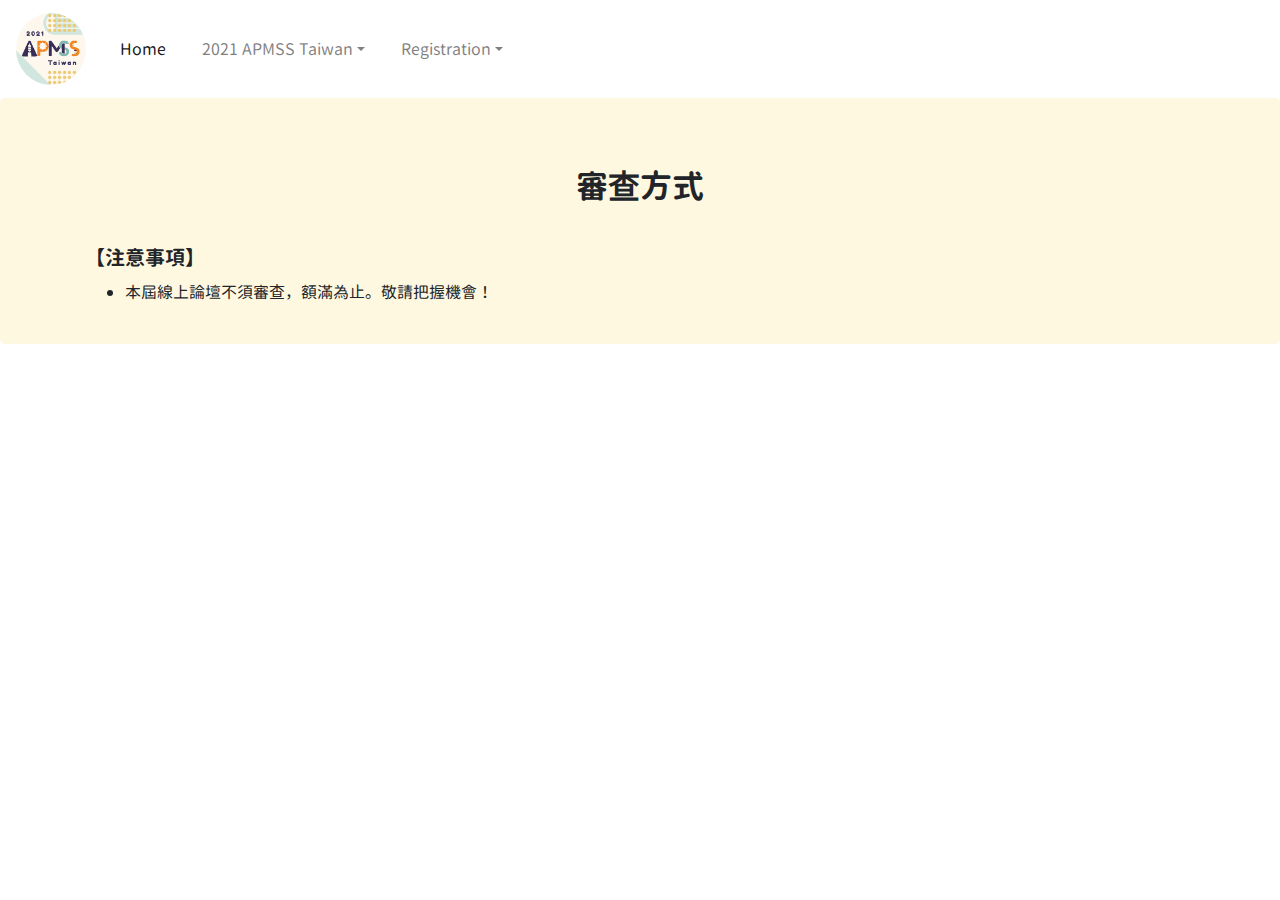
<file: selection.html>
<!DOCTYPE html>
<html lang="zh-TW">
<head>
	<meta charset="UTF-8">
	<meta name="viewport" content="width=device-width, initial-scale=1, shrink-to-fit=no"> <!--enable responsive viewpoint (for mobile devices)-->
	<link rel="stylesheet" href="https://stackpath.bootstrapcdn.com/bootstrap/4.5.2/css/bootstrap.min.css" integrity="sha384-JcKb8q3iqJ61gNV9KGb8thSsNjpSL0n8PARn9HuZOnIxN0hoP+VmmDGMN5t9UJ0Z" crossorigin="anonymous"> <!--Bootstrap CSS-->
	<link href="https://fonts.googleapis.com/css2?family=Noto+Sans+TC&display=swap" rel="stylesheet"> <!--Font: Noto Sans TC-->
	<link rel="stylesheet" href="style.css"> <!--customed CSS-->
	<script src="https://code.jquery.com/jquery-3.5.1.slim.min.js" integrity="sha384-DfXdz2htPH0lsSSs5nCTpuj/zy4C+OGpamoFVy38MVBnE+IbbVYUew+OrCXaRkfj" crossorigin="anonymous"></script> <!--Bootstrap JS-->
	<script src="https://cdn.jsdelivr.net/npm/popper.js@1.16.1/dist/umd/popper.min.js" integrity="sha384-9/reFTGAW83EW2RDu2S0VKaIzap3H66lZH81PoYlFhbGU+6BZp6G7niu735Sk7lN" crossorigin="anonymous"></script> <!--Bootstrap JS-->
	<script src="https://stackpath.bootstrapcdn.com/bootstrap/4.5.2/js/bootstrap.min.js" integrity="sha384-B4gt1jrGC7Jh4AgTPSdUtOBvfO8shuf57BaghqFfPlYxofvL8/KUEfYiJOMMV+rV" crossorigin="anonymous"></script> <!--Bootstrap JS-->
	<title>APMSS</title>
</head>
<body>
	<header id="navbar">
		<nav class="navbar navbar-expand-lg navbar-light">
		  <a class="navbar-brand" href="index.html">
		  	<img src="img/logo.png">
		  </a>
		  <button class="navbar-toggler" type="button" data-toggle="collapse" data-target="#navbarSupportedContent" aria-controls="navbarSupportedContent" aria-expanded="false" aria-label="Toggle navigation">
		    <span class="navbar-toggler-icon"></span>
		  </button>

		  <div class="collapse navbar-collapse" id="navbarSupportedContent">
		    <ul class="navbar-nav mr-auto">
		      <li class="nav-item active">
		        <a class="nav-link" href="index.html">Home<span class="sr-only">(current)</span></a>
		      </li>
		      <li class="nav-item dropdown">
		        <a class="nav-link dropdown-toggle" href="#" id="navbarDropdown" role="button" data-toggle="dropdown" aria-haspopup="true" aria-expanded="false">2021 APMSS Taiwan</a>
		        <div class="dropdown-menu" aria-labelledby="navbarDropdown">
		          <a class="dropdown-item" href="theme.html">Theme</a>
		          <a class="dropdown-item" href="agenda.html">Agenda</a>
		          <a class="dropdown-item" href="speakers.html">Speakers</a>
		          <a class="dropdown-item" href="competition.html">Competition</a>
		        </div>
		      </li>
		      <li class="nav-item dropdown">
		        <a class="nav-link dropdown-toggle" href="#" id="navbarDropdown" role="button" data-toggle="dropdown" aria-haspopup="true" aria-expanded="false">Registration</a>
		        <div class="dropdown-menu" aria-labelledby="navbarDropdown">
		          <a class="dropdown-item" href="information.html">Information</a>
		          <a class="dropdown-item" href="selection.html">Selection</a>
		          <a class="dropdown-item" href="faq.html">FAQ</a>
		          <div class="dropdown-divider"></div>
		          <a class="dropdown-item" href="form.html">Form</a> 
		        </div>
		      </li>
		      <!-- <li class="nav-item">
		        <a class="nav-link" href="#">Past APMSS</a>
		      </li> -->
		    </ul>
		  </div>
		</nav>
	</header>
	
	<section id="selection">
		<div class="jumbotron">
			<div class="container">
				<div class="row">
					<div class="col-md-12 text-center">
						<h2>審查方式</h2><br>
					</div>
					<div class="col-md-12 text-left">
						<h5>【注意事項】</h5>
						<ul>
							<li>本屆線上論壇不須審查，額滿為止。敬請把握機會！</li>
						</ul><br>
					</div>
				</div>
			</div>
		</div>
	</section>
</body>
</html>
</file>
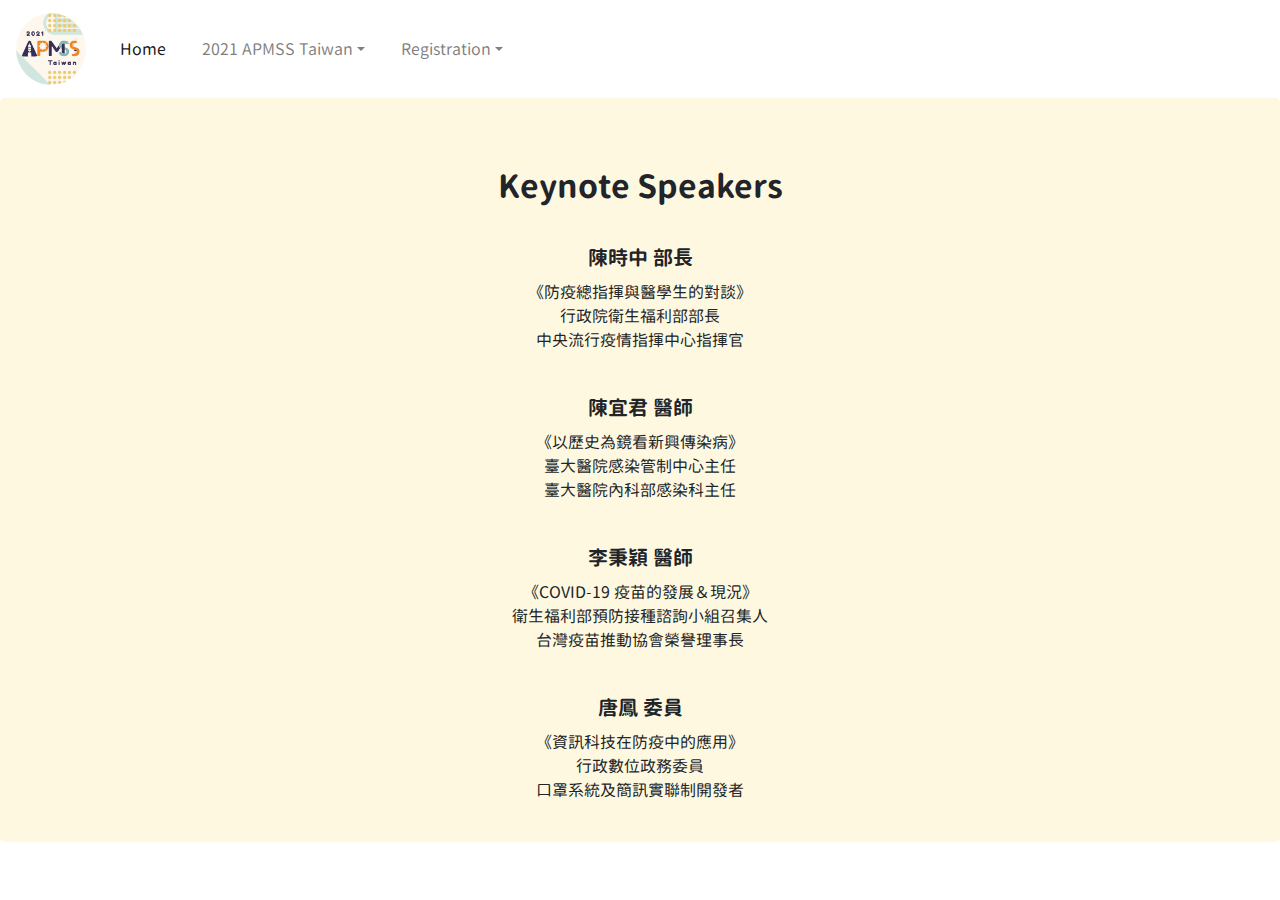
<file: speakers.html>
<!DOCTYPE html>
<html lang="zh-TW">
<head>
	<meta charset="UTF-8">
	<meta name="viewport" content="width=device-width, initial-scale=1, shrink-to-fit=no"> <!--enable responsive viewpoint (for mobile devices)-->
	<link rel="stylesheet" href="https://stackpath.bootstrapcdn.com/bootstrap/4.5.2/css/bootstrap.min.css" integrity="sha384-JcKb8q3iqJ61gNV9KGb8thSsNjpSL0n8PARn9HuZOnIxN0hoP+VmmDGMN5t9UJ0Z" crossorigin="anonymous"> <!--Bootstrap CSS-->
	<link href="https://fonts.googleapis.com/css2?family=Noto+Sans+TC&display=swap" rel="stylesheet"> <!--Font: Noto Sans TC-->
	<link rel="stylesheet" href="style.css"> <!--customed CSS-->
	<script src="https://code.jquery.com/jquery-3.5.1.slim.min.js" integrity="sha384-DfXdz2htPH0lsSSs5nCTpuj/zy4C+OGpamoFVy38MVBnE+IbbVYUew+OrCXaRkfj" crossorigin="anonymous"></script> <!--Bootstrap JS-->
	<script src="https://cdn.jsdelivr.net/npm/popper.js@1.16.1/dist/umd/popper.min.js" integrity="sha384-9/reFTGAW83EW2RDu2S0VKaIzap3H66lZH81PoYlFhbGU+6BZp6G7niu735Sk7lN" crossorigin="anonymous"></script> <!--Bootstrap JS-->
	<script src="https://stackpath.bootstrapcdn.com/bootstrap/4.5.2/js/bootstrap.min.js" integrity="sha384-B4gt1jrGC7Jh4AgTPSdUtOBvfO8shuf57BaghqFfPlYxofvL8/KUEfYiJOMMV+rV" crossorigin="anonymous"></script> <!--Bootstrap JS-->
	<title>APMSS</title>
</head>
<body>
	<header id="navbar">
		<nav class="navbar navbar-expand-lg navbar-light">
		  <a class="navbar-brand" href="index.html">
		  	<img src="img/logo.png">
		  </a>
		  <button class="navbar-toggler" type="button" data-toggle="collapse" data-target="#navbarSupportedContent" aria-controls="navbarSupportedContent" aria-expanded="false" aria-label="Toggle navigation">
		    <span class="navbar-toggler-icon"></span>
		  </button>

		  <div class="collapse navbar-collapse" id="navbarSupportedContent">
		    <ul class="navbar-nav mr-auto">
		      <li class="nav-item active">
		        <a class="nav-link" href="index.html">Home<span class="sr-only">(current)</span></a>
		      </li>
		      <li class="nav-item dropdown">
		        <a class="nav-link dropdown-toggle" href="#" id="navbarDropdown" role="button" data-toggle="dropdown" aria-haspopup="true" aria-expanded="false">2021 APMSS Taiwan</a>
		        <div class="dropdown-menu" aria-labelledby="navbarDropdown">
		          <a class="dropdown-item" href="theme.html">Theme</a>
		          <a class="dropdown-item" href="agenda.html">Agenda</a>
		          <a class="dropdown-item" href="speakers.html">Speakers</a>
		          <a class="dropdown-item" href="competition.html">Competition</a>
		        </div>
		      </li>
		      <li class="nav-item dropdown">
		        <a class="nav-link dropdown-toggle" href="#" id="navbarDropdown" role="button" data-toggle="dropdown" aria-haspopup="true" aria-expanded="false">Registration</a>
		        <div class="dropdown-menu" aria-labelledby="navbarDropdown">
		          <a class="dropdown-item" href="information.html">Information</a>
		          <a class="dropdown-item" href="selection.html">Selection</a>
		          <a class="dropdown-item" href="faq.html">FAQ</a>
		          <div class="dropdown-divider"></div>
		          <a class="dropdown-item" href="form.html">Form</a> 
		        </div>
		      </li>
		      <!-- <li class="nav-item">
		        <a class="nav-link" href="#">Past APMSS</a>
		      </li> -->
		    </ul>
		  </div>
		</nav>
	</header>

	<section id="speakers">
		<div class="jumbotron">
			<div class="container">
				<div class="row">
					<div class="col-md-12 text-center">
						<h2>Keynote Speakers</h2><br>
					</div>
					<div class="col-md-12 text-center">
						<h5>陳時中 部長</h5>
						<p class="cen">《防疫總指揮與醫學生的對談》<br>
						行政院衛生福利部部長<br>
						中央流行疫情指揮中心指揮官</p><br>
						
						<h5>陳宜君 醫師</h5>
						<p class="cen">《以歷史為鏡看新興傳染病》<br>
						臺大醫院感染管制中心主任<br>
						臺大醫院內科部感染科主任</p><br>

						<h5>李秉穎 醫師</h5>
						<p class="cen">《COVID-19 疫苗的發展＆現況》<br>
						衛生福利部預防接種諮詢小組召集人<br>
						台灣疫苗推動協會榮譽理事長</p><br>

						<h5>唐鳳 委員</h5>
						<p class="cen">《資訊科技在防疫中的應用》<br>
						行政數位政務委員<br>
						口罩系統及簡訊實聯制開發者</p><br>
					</div>
				</div>
			</div>
		</div>
	</section>
</body>
</html>
</file>
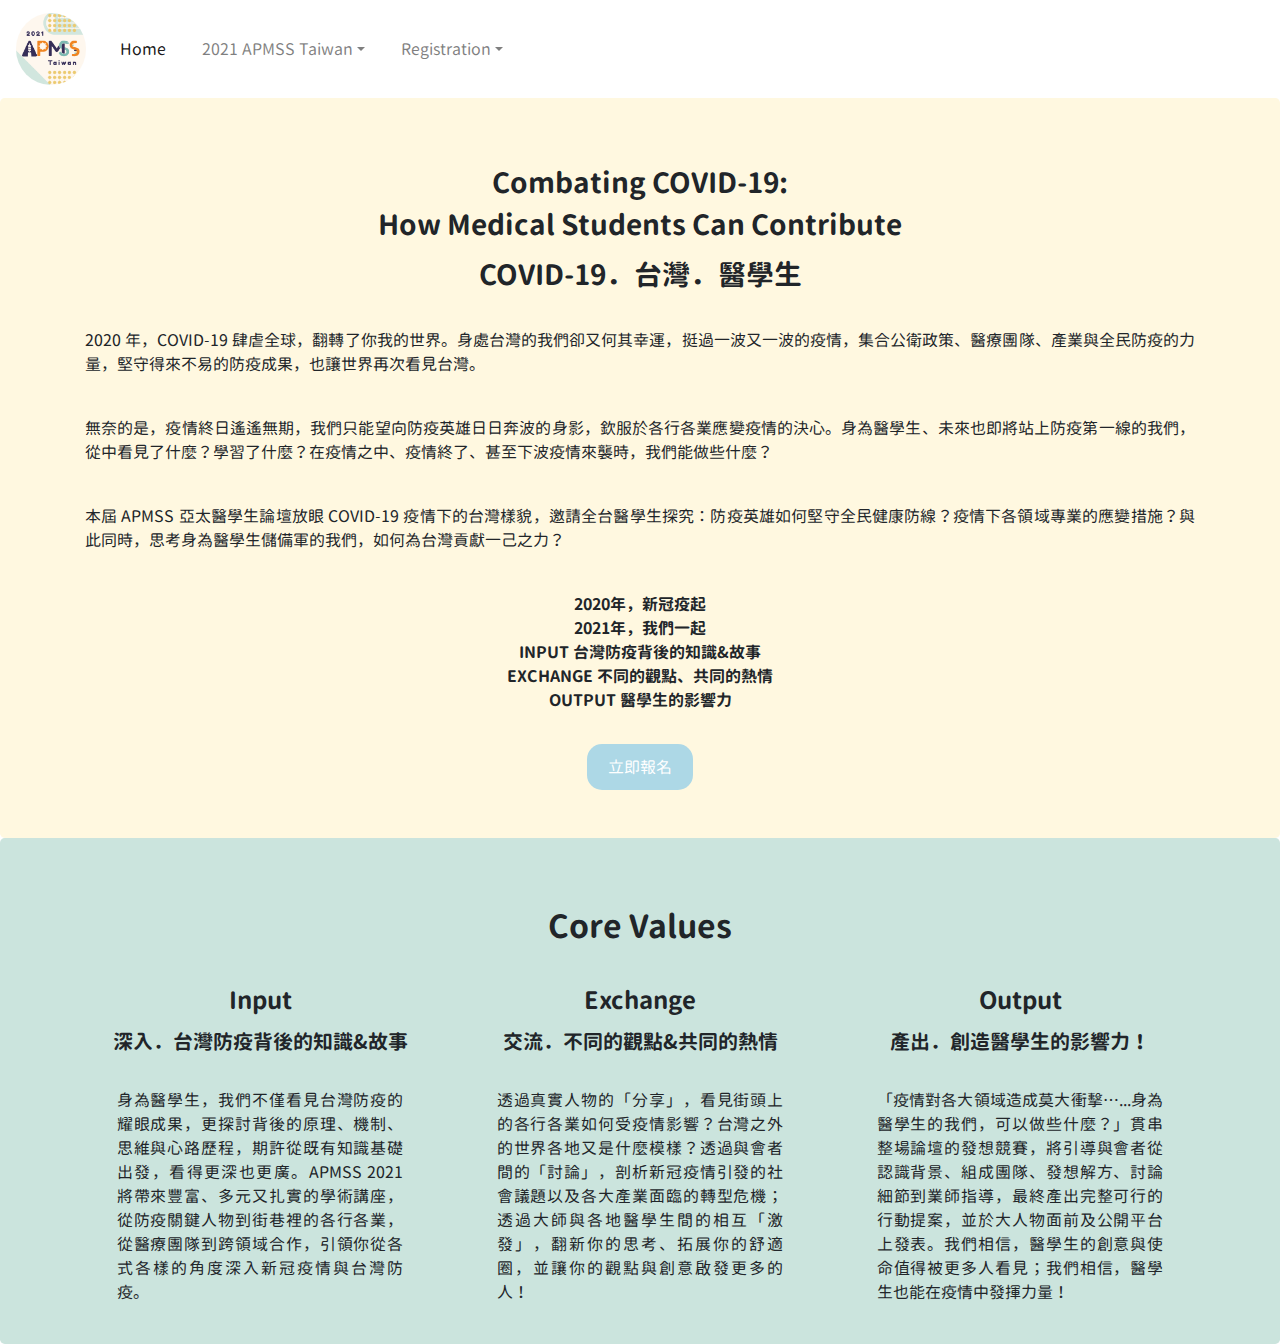
<file: theme.html>
<!DOCTYPE html>
<html lang="zh-TW">
<head>
  <meta charset="UTF-8">
  <meta name="viewport" content="width=device-width, initial-scale=1, shrink-to-fit=no"> <!--enable responsive viewpoint (for mobile devices)-->
  <link rel="stylesheet" href="https://stackpath.bootstrapcdn.com/bootstrap/4.5.2/css/bootstrap.min.css" integrity="sha384-JcKb8q3iqJ61gNV9KGb8thSsNjpSL0n8PARn9HuZOnIxN0hoP+VmmDGMN5t9UJ0Z" crossorigin="anonymous"> <!--Bootstrap CSS-->
  <link href="https://fonts.googleapis.com/css2?family=Noto+Sans+TC&display=swap" rel="stylesheet"> <!--Font: Noto Sans TC-->
  <link rel="stylesheet" href="style.css"> <!--customed CSS-->
  <script src="https://code.jquery.com/jquery-3.5.1.slim.min.js" integrity="sha384-DfXdz2htPH0lsSSs5nCTpuj/zy4C+OGpamoFVy38MVBnE+IbbVYUew+OrCXaRkfj" crossorigin="anonymous"></script> <!--Bootstrap JS-->
  <script src="https://cdn.jsdelivr.net/npm/popper.js@1.16.1/dist/umd/popper.min.js" integrity="sha384-9/reFTGAW83EW2RDu2S0VKaIzap3H66lZH81PoYlFhbGU+6BZp6G7niu735Sk7lN" crossorigin="anonymous"></script> <!--Bootstrap JS-->
  <script src="https://stackpath.bootstrapcdn.com/bootstrap/4.5.2/js/bootstrap.min.js" integrity="sha384-B4gt1jrGC7Jh4AgTPSdUtOBvfO8shuf57BaghqFfPlYxofvL8/KUEfYiJOMMV+rV" crossorigin="anonymous"></script> <!--Bootstrap JS-->
  <title>APMSS Registration Form</title>
</head>
<body>
 <header id="navbar">
    <nav class="navbar navbar-expand-lg navbar-light">
      <a class="navbar-brand" href="index.html">
        <img src="img/logo.png">
      </a>
      <button class="navbar-toggler" type="button" data-toggle="collapse" data-target="#navbarSupportedContent" aria-controls="navbarSupportedContent" aria-expanded="false" aria-label="Toggle navigation">
        <span class="navbar-toggler-icon"></span>
      </button>

      <div class="collapse navbar-collapse" id="navbarSupportedContent">
        <ul class="navbar-nav mr-auto">
          <li class="nav-item active">
            <a class="nav-link" href="index.html">Home<span class="sr-only">(current)</span></a>
          </li>
          <li class="nav-item dropdown">
            <a class="nav-link dropdown-toggle" href="#" id="navbarDropdown" role="button" data-toggle="dropdown" aria-haspopup="true" aria-expanded="false">2021 APMSS Taiwan</a>
            <div class="dropdown-menu" aria-labelledby="navbarDropdown">
              <a class="dropdown-item" href="theme.html">Theme</a>
              <a class="dropdown-item" href="agenda.html">Agenda</a>
              <a class="dropdown-item" href="speakers.html">Speakers</a>
              <a class="dropdown-item" href="competition.html">Competition</a>
            </div>
          </li>
          <li class="nav-item dropdown">
            <a class="nav-link dropdown-toggle" href="#" id="navbarDropdown" role="button" data-toggle="dropdown" aria-haspopup="true" aria-expanded="false">Registration</a>
            <div class="dropdown-menu" aria-labelledby="navbarDropdown">
              <a class="dropdown-item" href="information.html">Information</a>
              <a class="dropdown-item" href="selection.html">Selection</a>
              <a class="dropdown-item" href="faq.html">FAQ</a>
              <div class="dropdown-divider"></div>
              <a class="dropdown-item" href="form.html">Form</a> 
            </div>
          </li>
          <!-- <li class="nav-item">
            <a class="nav-link" href="#">Past APMSS</a>
          </li> -->
        </ul>
      </div>
    </nav>
  </header>

  <section id="theme">
  	<div class="jumbotron">
  		<div class ="container">
  			<div class="row">
  				<div class="col-md-12 text-center">
  					<h3>Combating COVID-19:<br>How Medical Students Can Contribute</h3>
  					<h3>COVID-19．台灣．醫學生</h3><br>
  				</div>
  			</div>
  			<div class="row">
  				<div class="col-md-12 text-left">
  					<p>2020 年，COVID-19 肆虐全球，翻轉了你我的世界。身處台灣的我們卻又何其幸運，挺過一波又一波的疫情，集合公衛政策、醫療團隊、產業與全民防疫的力量，堅守得來不易的防疫成果，也讓世界再次看見台灣。</p><br>
            <p>無奈的是，疫情終日遙遙無期，我們只能望向防疫英雄日日奔波的身影，欽服於各行各業應變疫情的決心。身為醫學生、未來也即將站上防疫第一線的我們，從中看見了什麼？學習了什麼？在疫情之中、疫情終了、甚至下波疫情來襲時，我們能做些什麼？</p><br>
            <p>本屆 APMSS 亞太醫學生論壇放眼 COVID-19 疫情下的台灣樣貌，邀請全台醫學生探究：防疫英雄如何堅守全民健康防線？疫情下各領域專業的應變措施？與此同時，思考身為醫學生儲備軍的我們，如何為台灣貢獻一己之力？</p><br>
  				</div>
  			</div>
      <div class="row">
          <div class="col-md-12 text-center">
            <h6>2020年，新冠疫起<br>
            2021年，我們一起<br>
            INPUT 台灣防疫背後的知識&故事<br>
            EXCHANGE 不同的觀點、共同的熱情<br>
            OUTPUT 醫學生的影響力</h6><br>
          </div>
        </div>
  			<div class="row">
  				<div class="col-md-12 text-center">
  					<a class="btn" href="information.html">立即報名</a><br><br><br>
  				</div>
  			<div>
  		</div>
  	</div>
  </section>

  <section id="values">
    <div class="jumbotron">
      <div class="container">
        <div class="row">
          <div class="col-md-12 text-center">
            <h2>Core Values</h2><br>
          </div>
        </div>
        <div class="row">
          <div class="col-md-4">
            <div class="row">
              <div class="col-md-12 text-center">
                <h4>Input</h4>
              </div>
            </div>
            <div class="row">
              <div class="col-md-12 text-center">
                <h5>深入．台灣防疫背後的知識&故事</h5><br>
              </div>
            </div>
            <div class="row">
              <div class="col-md-10 offset-md-1 text-left">
                <p>身為醫學生，我們不僅看見台灣防疫的耀眼成果，更探討背後的原理、機制、思維與心路歷程，期許從既有知識基礎出發，看得更深也更廣。APMSS 2021 將帶來豐富、多元又扎實的學術講座，從防疫關鍵人物到街巷裡的各行各業，從醫療團隊到跨領域合作，引領你從各式各樣的角度深入新冠疫情與台灣防疫。</p><br>
              </div>
            </div>
          </div>
          <div class="col-md-4">
            <div class="row">
              <div class="col-md-12 text-center">
                <h4>Exchange</h4>
              </div>
            </div>
            <div class="row">
              <div class="col-md-12 text-center">
                <h5>交流．不同的觀點&共同的熱情</h5><br>
              </div>
            </div>
            <div class="row">
              <div class="col-md-10 offset-md-1 text-left">
                <p>透過真實人物的「分享」，看見街頭上的各行各業如何受疫情影響？台灣之外的世界各地又是什麼模樣？透過與會者間的「討論」，剖析新冠疫情引發的社會議題以及各大產業面臨的轉型危機；透過大師與各地醫學生間的相互「激發」，翻新你的思考、拓展你的舒適圈，並讓你的觀點與創意啟發更多的人！</p><br>
              </div>
            </div>
          </div>
          <div class="col-md-4">
            <div class="row">
              <div class="col-md-12 text-center">
                <h4>Output</h4>
              </div>
            </div>
            <div class="row">
              <div class="col-md-12 text-center">
                <h5>產出．創造醫學生的影響力！</h5><br>
              </div>
            </div>
            <div class="row">
              <div class="col-md-10 offset-md-1 text-left">
                <p>「疫情對各大領域造成莫大衝擊…...身為醫學生的我們，可以做些什麼？」貫串整場論壇的發想競賽，將引導與會者從認識背景、組成團隊、發想解方、討論細節到業師指導，最終產出完整可行的行動提案，並於大人物面前及公開平台上發表。我們相信，醫學生的創意與使命值得被更多人看見；我們相信，醫學生也能在疫情中發揮力量！</p><br>
              </div>
            </div>
          </div>
        </div>
      </div>
    </div>
  </section>
</body>
</html>
</file>
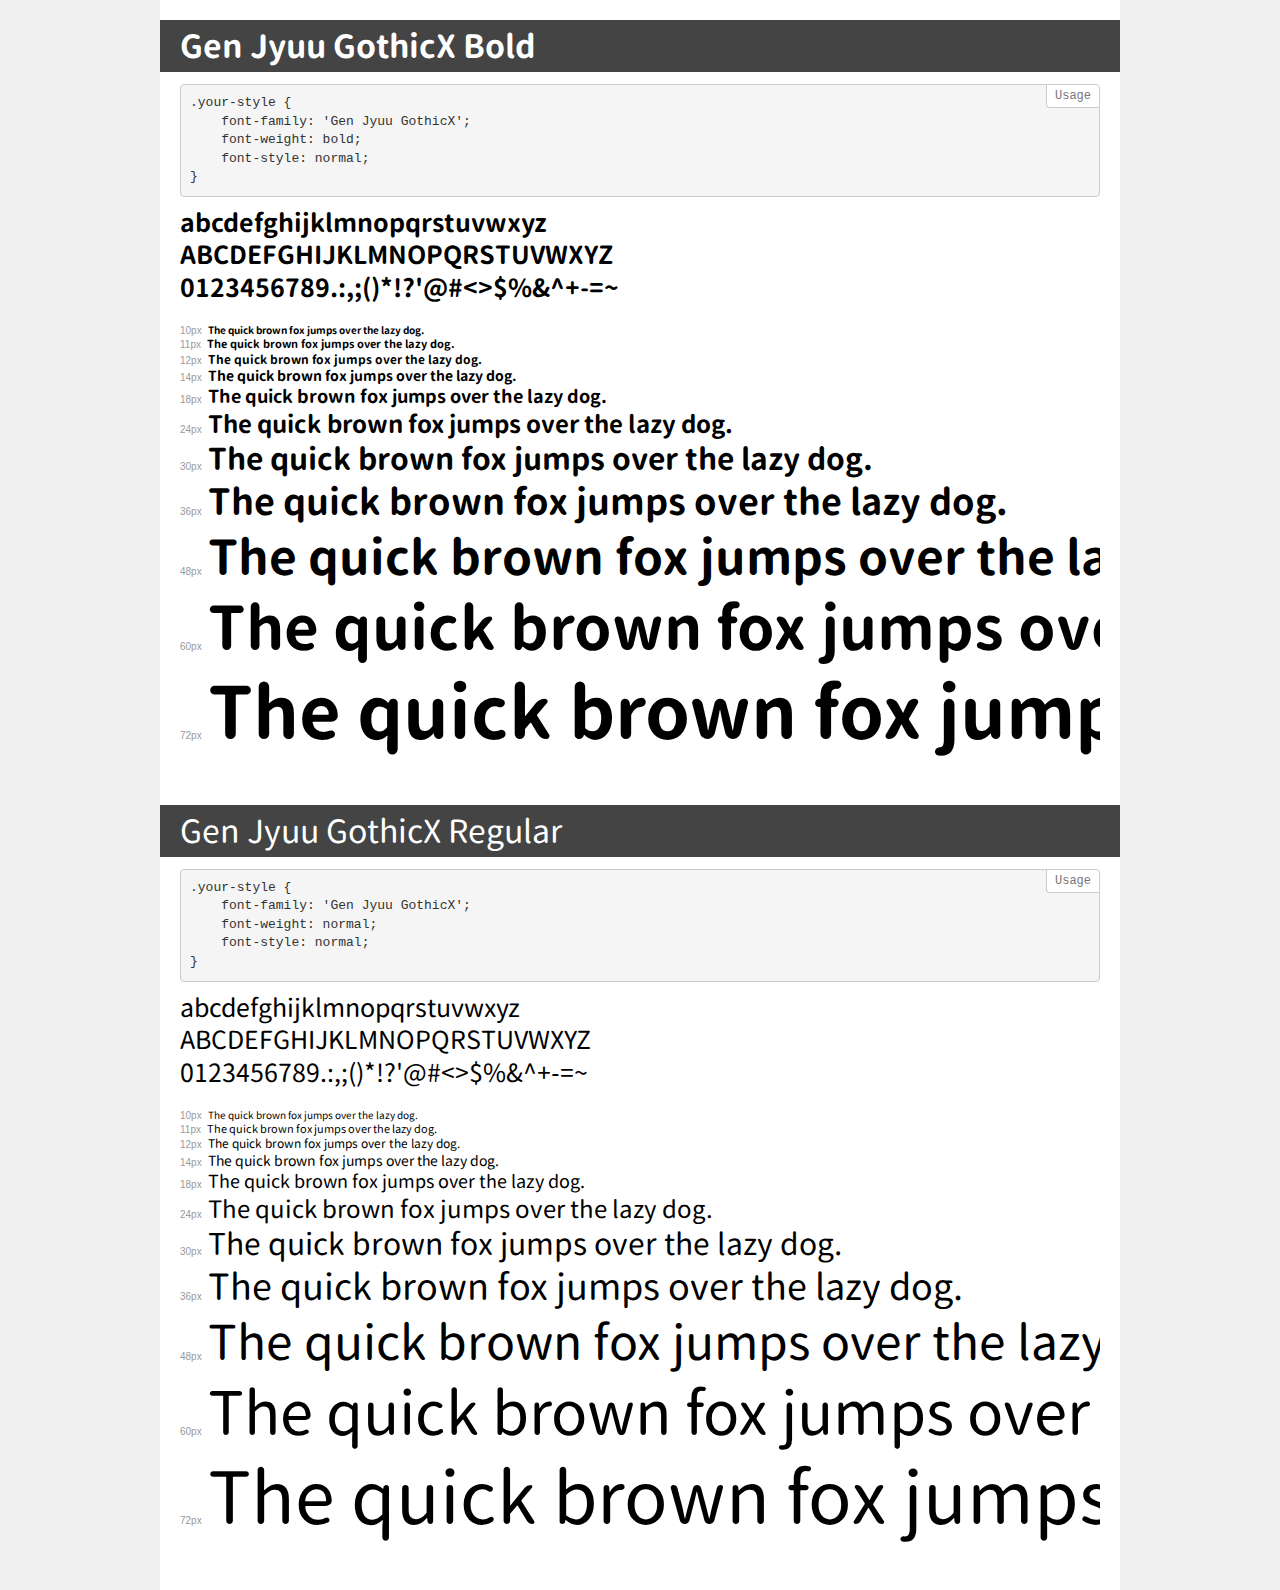
<file: fonts/demo.html>
<!DOCTYPE html>
<html lang="en">
<head>
    <meta charset="utf-8">
    <meta http-equiv="X-UA-Compatible" content="IE=edge">
    <meta name="viewport" content="width=device-width, initial-scale=1">
    <meta name="robots" content="noindex, noarchive">
    <meta name="format-detection" content="telephone=no">
    <title>Transfonter demo</title>
    <link href="stylesheet.css" rel="stylesheet">
    <style>
        /*
        http://meyerweb.com/eric/tools/css/reset/
        v2.0 | 20110126
        License: none (public domain)
        */
        html, body, div, span, applet, object, iframe,
        h1, h2, h3, h4, h5, h6, p, blockquote, pre,
        a, abbr, acronym, address, big, cite, code,
        del, dfn, em, img, ins, kbd, q, s, samp,
        small, strike, strong, sub, sup, tt, var,
        b, u, i, center,
        dl, dt, dd, ol, ul, li,
        fieldset, form, label, legend,
        table, caption, tbody, tfoot, thead, tr, th, td,
        article, aside, canvas, details, embed,
        figure, figcaption, footer, header, hgroup,
        menu, nav, output, ruby, section, summary,
        time, mark, audio, video {
            margin: 0;
            padding: 0;
            border: 0;
            font-size: 100%;
            font: inherit;
            vertical-align: baseline;
        }
        /* HTML5 display-role reset for older browsers */
        article, aside, details, figcaption, figure,
        footer, header, hgroup, menu, nav, section {
            display: block;
        }
        body {
            line-height: 1;
        }
        ol, ul {
            list-style: none;
        }
        blockquote, q {
            quotes: none;
        }
        blockquote:before, blockquote:after,
        q:before, q:after {
            content: '';
            content: none;
        }
        table {
            border-collapse: collapse;
            border-spacing: 0;
        }
        /* demo styles */
        body {
            background: #f0f0f0;
            color: #000;
        }
        .page {
            background: #fff;
            width: 920px;
            margin: 0 auto;
            padding: 20px 20px 0 20px;
            overflow: hidden;
        }
        .font-container {
            overflow-x: auto;
            overflow-y: hidden;
            margin-bottom: 40px;
            line-height: 1.3;
            white-space: nowrap;
            padding-bottom: 5px;
        }
        h1 {
            position: relative;
            background: #444;
            font-size: 32px;
            color: #fff;
            padding: 10px 20px;
            margin: 0 -20px 12px -20px;
        }
        .letters {
            font-size: 25px;
            margin-bottom: 20px;
        }
        .s10:before {
            content: '10px';
        }
        .s11:before {
            content: '11px';
        }
        .s12:before {
            content: '12px';
        }
        .s14:before {
            content: '14px';
        }
        .s18:before {
            content: '18px';
        }
        .s24:before {
            content: '24px';
        }
        .s30:before {
            content: '30px';
        }
        .s36:before {
            content: '36px';
        }
        .s48:before {
            content: '48px';
        }
        .s60:before {
            content: '60px';
        }
        .s72:before {
            content: '72px';
        }
        .s10:before, .s11:before, .s12:before, .s14:before,
        .s18:before, .s24:before, .s30:before, .s36:before,
        .s48:before, .s60:before, .s72:before {
            font-family: Arial, sans-serif;
            font-size: 10px;
            font-weight: normal;
            font-style: normal;
            color: #999;
            padding-right: 6px;
        }
        pre {
            display: block;
            position: relative;
            padding: 9px;
            margin: 0 0 10px;
            font-family: Monaco, Menlo, Consolas, "Courier New", monospace;
            font-size: 13px;
            line-height: 1.428571429;
            color: #333;
            font-weight: normal;
            font-style: normal;
            background-color: #f5f5f5;
            border: 1px solid #ccc;
            overflow-x: auto;
            border-radius: 4px;
        }
        pre:after {
            display: block;
            position: absolute;
            right: 0;
            top: 0;
            content: 'Usage';
            line-height: 1;
            padding: 5px 8px;
            font-size: 12px;
            color: #767676;
            background-color: #fff;
            border: 1px solid #ccc;
            border-right: none;
            border-top: none;
            border-radius: 0 4px 0 4px;
            z-index: 10;
        }
        /* responsive */
        @media (max-width: 959px) {
            .page {
                width: auto;
                margin: 0;
            }
        }
    </style>
</head>
<body>
<div class="page">
    <div class="demo">
        <h1 style="font-family: 'Gen Jyuu GothicX'; font-weight: bold; font-style: normal;">Gen Jyuu GothicX Bold</h1>
        <pre>.your-style {
    font-family: 'Gen Jyuu GothicX';
    font-weight: bold;
    font-style: normal;
}</pre>
        <div class="font-container" style="font-family: 'Gen Jyuu GothicX'; font-weight: bold; font-style: normal;">
            <p class="letters">
                abcdefghijklmnopqrstuvwxyz<br>
ABCDEFGHIJKLMNOPQRSTUVWXYZ<br>
                0123456789.:,;()*!?'@#<>$%&^+-=~
            </p>
            <p class="s10" style="font-size: 10px;">The quick brown fox jumps over the lazy dog.</p>
            <p class="s11" style="font-size: 11px;">The quick brown fox jumps over the lazy dog.</p>
            <p class="s12" style="font-size: 12px;">The quick brown fox jumps over the lazy dog.</p>
            <p class="s14" style="font-size: 14px;">The quick brown fox jumps over the lazy dog.</p>
            <p class="s18" style="font-size: 18px;">The quick brown fox jumps over the lazy dog.</p>
            <p class="s24" style="font-size: 24px;">The quick brown fox jumps over the lazy dog.</p>
            <p class="s30" style="font-size: 30px;">The quick brown fox jumps over the lazy dog.</p>
            <p class="s36" style="font-size: 36px;">The quick brown fox jumps over the lazy dog.</p>
            <p class="s48" style="font-size: 48px;">The quick brown fox jumps over the lazy dog.</p>
            <p class="s60" style="font-size: 60px;">The quick brown fox jumps over the lazy dog.</p>
            <p class="s72" style="font-size: 72px;">The quick brown fox jumps over the lazy dog.</p>
        </div>
    </div>
    <div class="demo">
        <h1 style="font-family: 'Gen Jyuu GothicX'; font-weight: normal; font-style: normal;">Gen Jyuu GothicX Regular</h1>
        <pre>.your-style {
    font-family: 'Gen Jyuu GothicX';
    font-weight: normal;
    font-style: normal;
}</pre>
        <div class="font-container" style="font-family: 'Gen Jyuu GothicX'; font-weight: normal; font-style: normal;">
            <p class="letters">
                abcdefghijklmnopqrstuvwxyz<br>
ABCDEFGHIJKLMNOPQRSTUVWXYZ<br>
                0123456789.:,;()*!?'@#<>$%&^+-=~
            </p>
            <p class="s10" style="font-size: 10px;">The quick brown fox jumps over the lazy dog.</p>
            <p class="s11" style="font-size: 11px;">The quick brown fox jumps over the lazy dog.</p>
            <p class="s12" style="font-size: 12px;">The quick brown fox jumps over the lazy dog.</p>
            <p class="s14" style="font-size: 14px;">The quick brown fox jumps over the lazy dog.</p>
            <p class="s18" style="font-size: 18px;">The quick brown fox jumps over the lazy dog.</p>
            <p class="s24" style="font-size: 24px;">The quick brown fox jumps over the lazy dog.</p>
            <p class="s30" style="font-size: 30px;">The quick brown fox jumps over the lazy dog.</p>
            <p class="s36" style="font-size: 36px;">The quick brown fox jumps over the lazy dog.</p>
            <p class="s48" style="font-size: 48px;">The quick brown fox jumps over the lazy dog.</p>
            <p class="s60" style="font-size: 60px;">The quick brown fox jumps over the lazy dog.</p>
            <p class="s72" style="font-size: 72px;">The quick brown fox jumps over the lazy dog.</p>
        </div>
    </div>
</div>
</body>
</html>
</file>
<file: style.css>
@font-face {
    font-family: 'Gen Jyuu GothicX';
    src: url('fonts/GenJyuuGothicX-Bold.woff2') format('woff2'),
        url('fonts/GenJyuuGothicX-Bold.woff') format('woff');
    font-weight: bold;
    font-style: normal;
    font-display: swap;
}

@font-face {
    font-family: 'Gen Jyuu GothicX';
    src: url('fonts/GenJyuuGothicX-Regular.woff2') format('woff2'),
        url('fonts/GenJyuuGothicX-Regular.woff') format('woff');
    font-weight: normal;
    font-style: normal;
    font-display: swap;
}

h1, h2, h3, h4, h5, h6{
	font-family: 'Gen Jyuu GothicX', sans-serif;
	font-weight: bold;
    font-style: normal;
    font-display: swap;
	line-height: 1.5;
}
p, a, input, label, textarea, span, ul, li{
	font-family: 'Gen Jyuu GothicX', sans-serif;
	font-weight: normal;
    font-style: normal;
    font-display: swap;
	line-height: 1.5;
}
p.cen{
	text-align: center;
}
.jumbotron{
	margin-top: 0px;
 	margin-left: 0px;
 	margin-right: 0px;
 	margin-bottom: 0px;
 	padding-top: : 0px;
 	padding-right: 0px;
 	padding-left: 0px;
 	padding-bottom: 0px;
}
.btn{
	background-color: lightblue;
    color: white;
    padding: 10px 20px;
    border-radius: 15px;
}
#navbar{
	width: 100vw;
	margin-top: 0px;
 	margin-left: 0px;
 	margin-right: 0px;
 	margin-bottom: 0px;
 	padding-top: : 0px;
 	padding-right: 0px;
 	padding-left: 0px;
 	padding-bottom: 0px;
}
#intro .jumbotron{
	width: 100vw;
	height: 80vh;
	background-image: url('img/group.png');
  	background-repeat: no-repeat;
  	background-position: center;
 	background-attachment: fixed;  
 	background-size: cover;
}
#img1{
	display: block;
	max-width: 80vw;
	max-height: 40vh;
	width: auto;
	height: auto;
	margin-left: auto;
	margin-right: auto;
}
#img2{
	display: block;
	max-width: 50vw;
	max-height: 20vh;
	width: auto;
	height: auto;
	margin-left: auto;
	margin-right: auto;
}
header nav img{
	width: 70px;
	border-radius: 100%
}
header li{
	margin: 0 10px;	
}
img{
	max-width: 100%;
}
#topic .jumbotron{
 	background-color: rgb(203, 228, 221);
}
#topic h1{
	font-size: 30px;
}
p{
	text-align: justify;
	text-justify: inter-word;
}
#activity .jumbotron{
	background-color: rgb(255, 248, 224);
}
#activity h1{
	font-size: 30px;
}
#activity img{
	display: block;
	margin-left: auto;
	margin-right: auto;
	width: 40%;
}
#end .jumbotron{
	background-color: #392F5A;
	color: rgb(255, 248, 224);
}
#end a{
	color: rgb(203, 228, 221);
	text-decoration: underline;
}
#form iframe{
	width: 80vw;
	height: 80vh;
}
#theme .jumbotron{
	background-color: rgb(255, 248, 224);
}
#values .jumbotron{
	background-color: rgb(203, 228, 221);
}
#agenda .jumbotron{
	background-color: rgb(255, 248, 224);
}
#img3{
	display: block;
	max-width: 80vw;
	max-height: 100%;
	width: auto;
	height: auto;
	margin-left: auto;
	margin-right: auto;
}
#schedule{
	font-family: 'Gen Jyuu GothicX', sans-serif;
	border-collapse: collapse;
	width: 100%;
}
td, th {
	border: 1px solid #dddddd;
	text-align: left;
	padding: 8px;
}
tr:nth-child(even) {
	background-color: #dddddd;
}
#activities .jumbotron{
	background-color: rgb(203, 228, 221);
}
#speakers .jumbotron{
	background-color: rgb(255, 248, 224);
}
#competition .jumbotron{
	background-color: rgb(255, 248, 224);
}
#topics .jumbotron{
	background-color: rgb(203, 228, 221);
}
#mentors .jumbotron{
	background-color: rgb(255, 248, 224);
}
#privacy .jumbotron{
	background-color: rgb(255, 248, 224);
}
#information .jumbotron{
	background-color: rgb(255, 248, 224);
}
#selection .jumbotron{
	background-color: rgb(255, 248, 224);
}
#faq .jumbotron{
	background-color: rgb(255, 248, 224);
}
</file>
<file: fonts/stylesheet.css>
@font-face {
    font-family: 'Gen Jyuu GothicX';
    src: url('GenJyuuGothicX-Bold.woff2') format('woff2'),
        url('GenJyuuGothicX-Bold.woff') format('woff');
    font-weight: bold;
    font-style: normal;
    font-display: swap;
}

@font-face {
    font-family: 'Gen Jyuu GothicX';
    src: url('GenJyuuGothicX-Regular.woff2') format('woff2'),
        url('GenJyuuGothicX-Regular.woff') format('woff');
    font-weight: normal;
    font-style: normal;
    font-display: swap;
}
</file>
